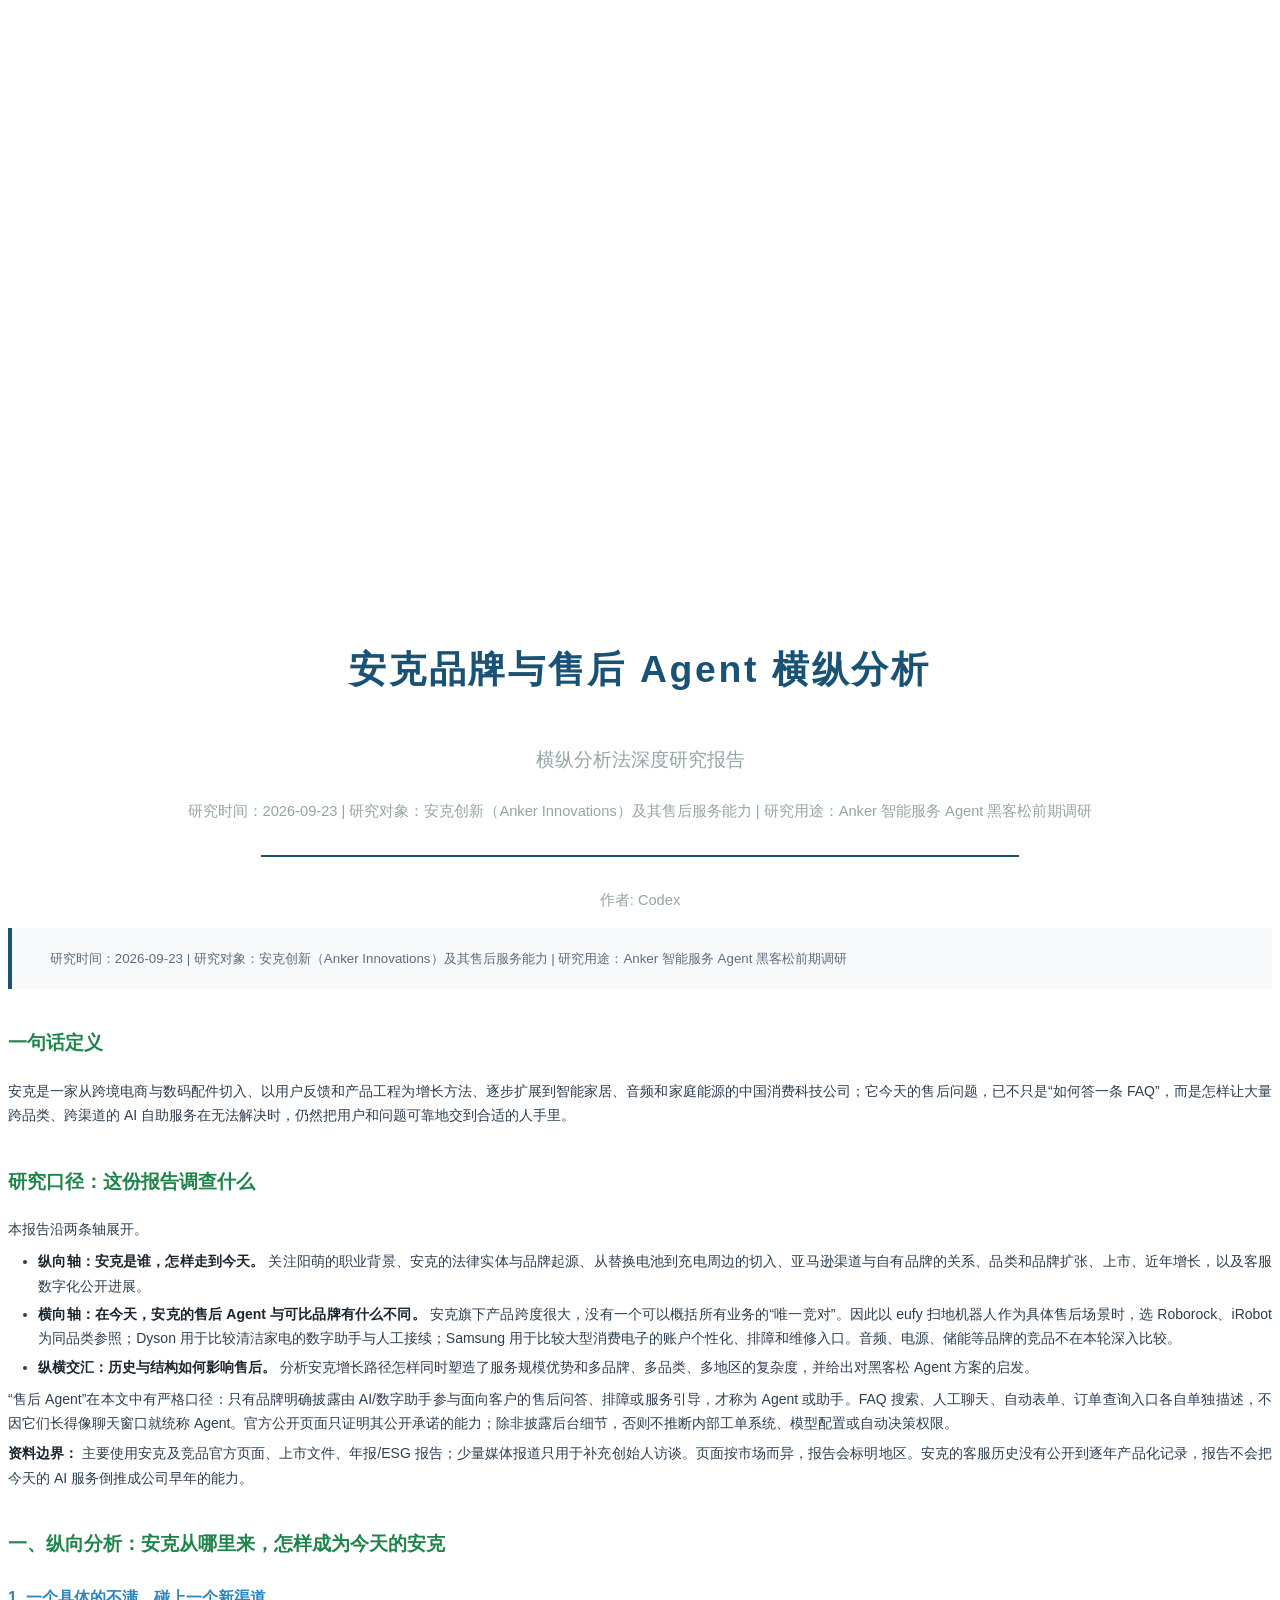
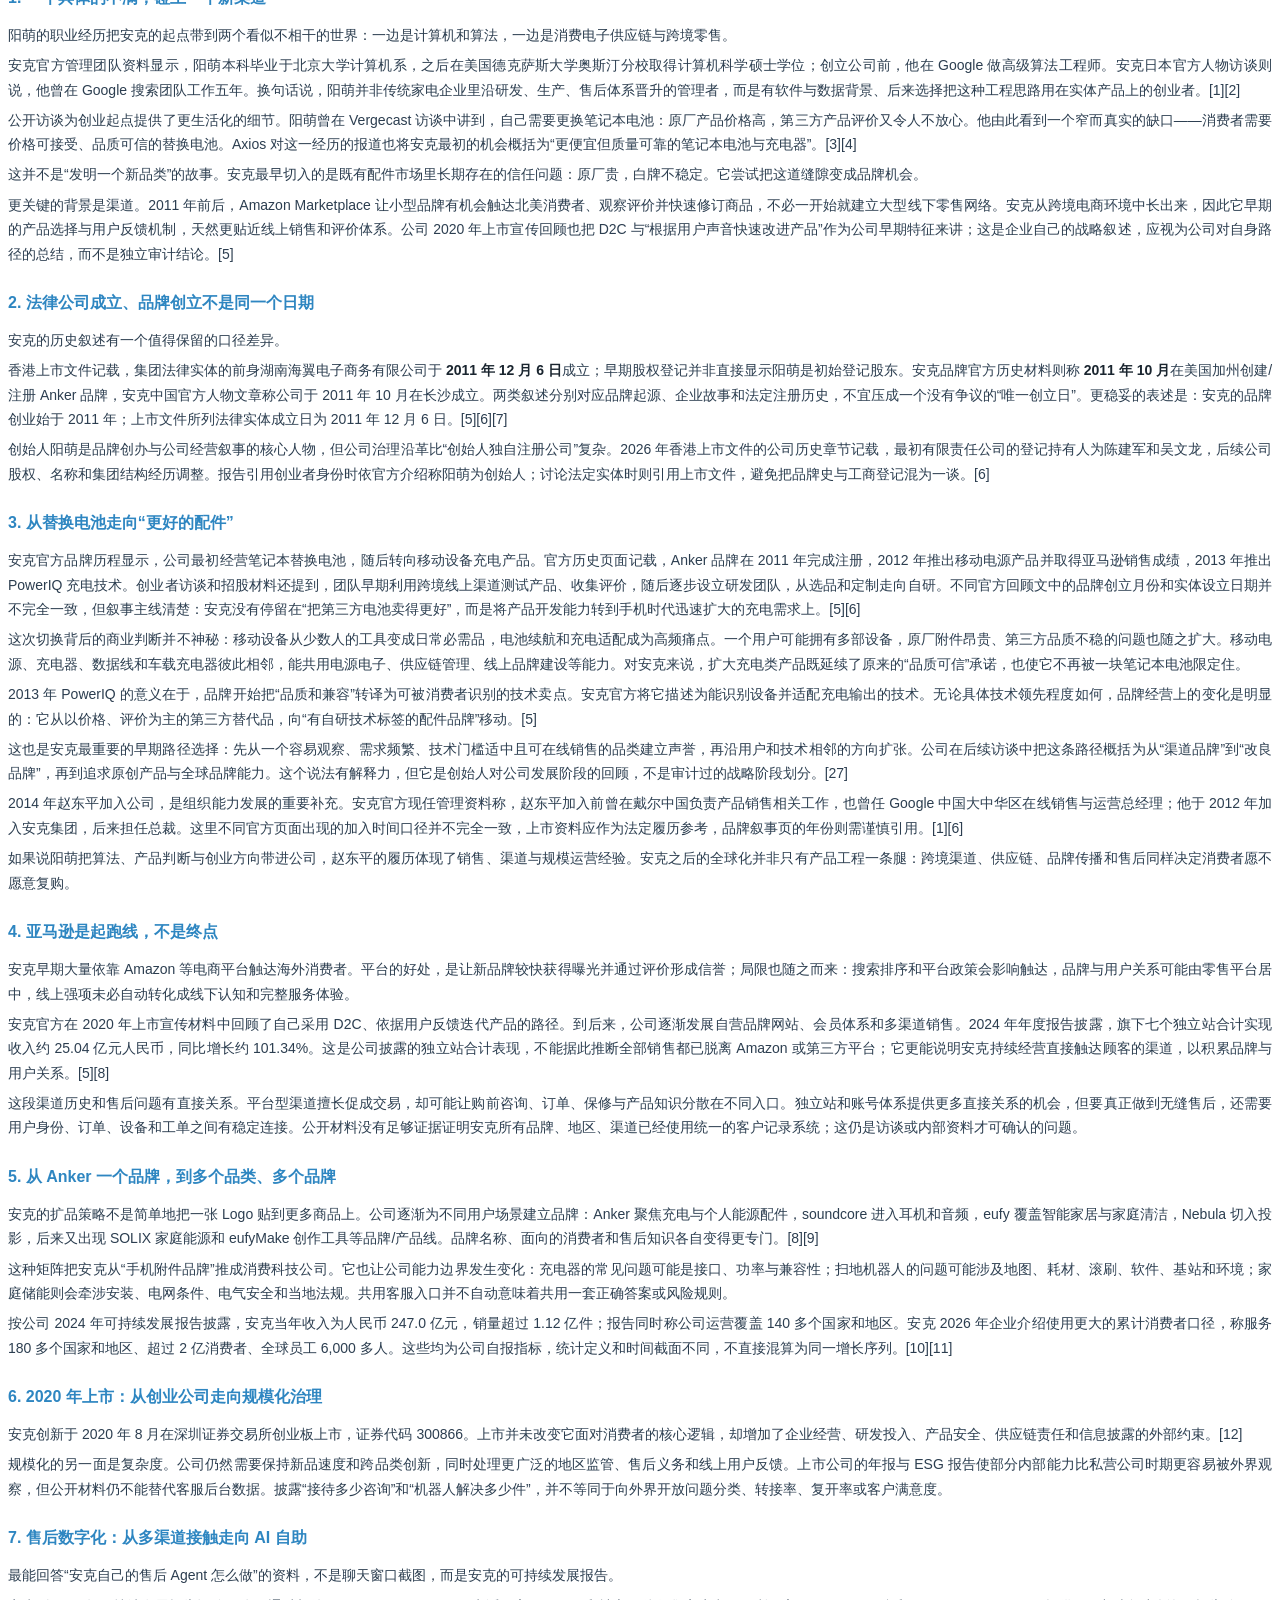
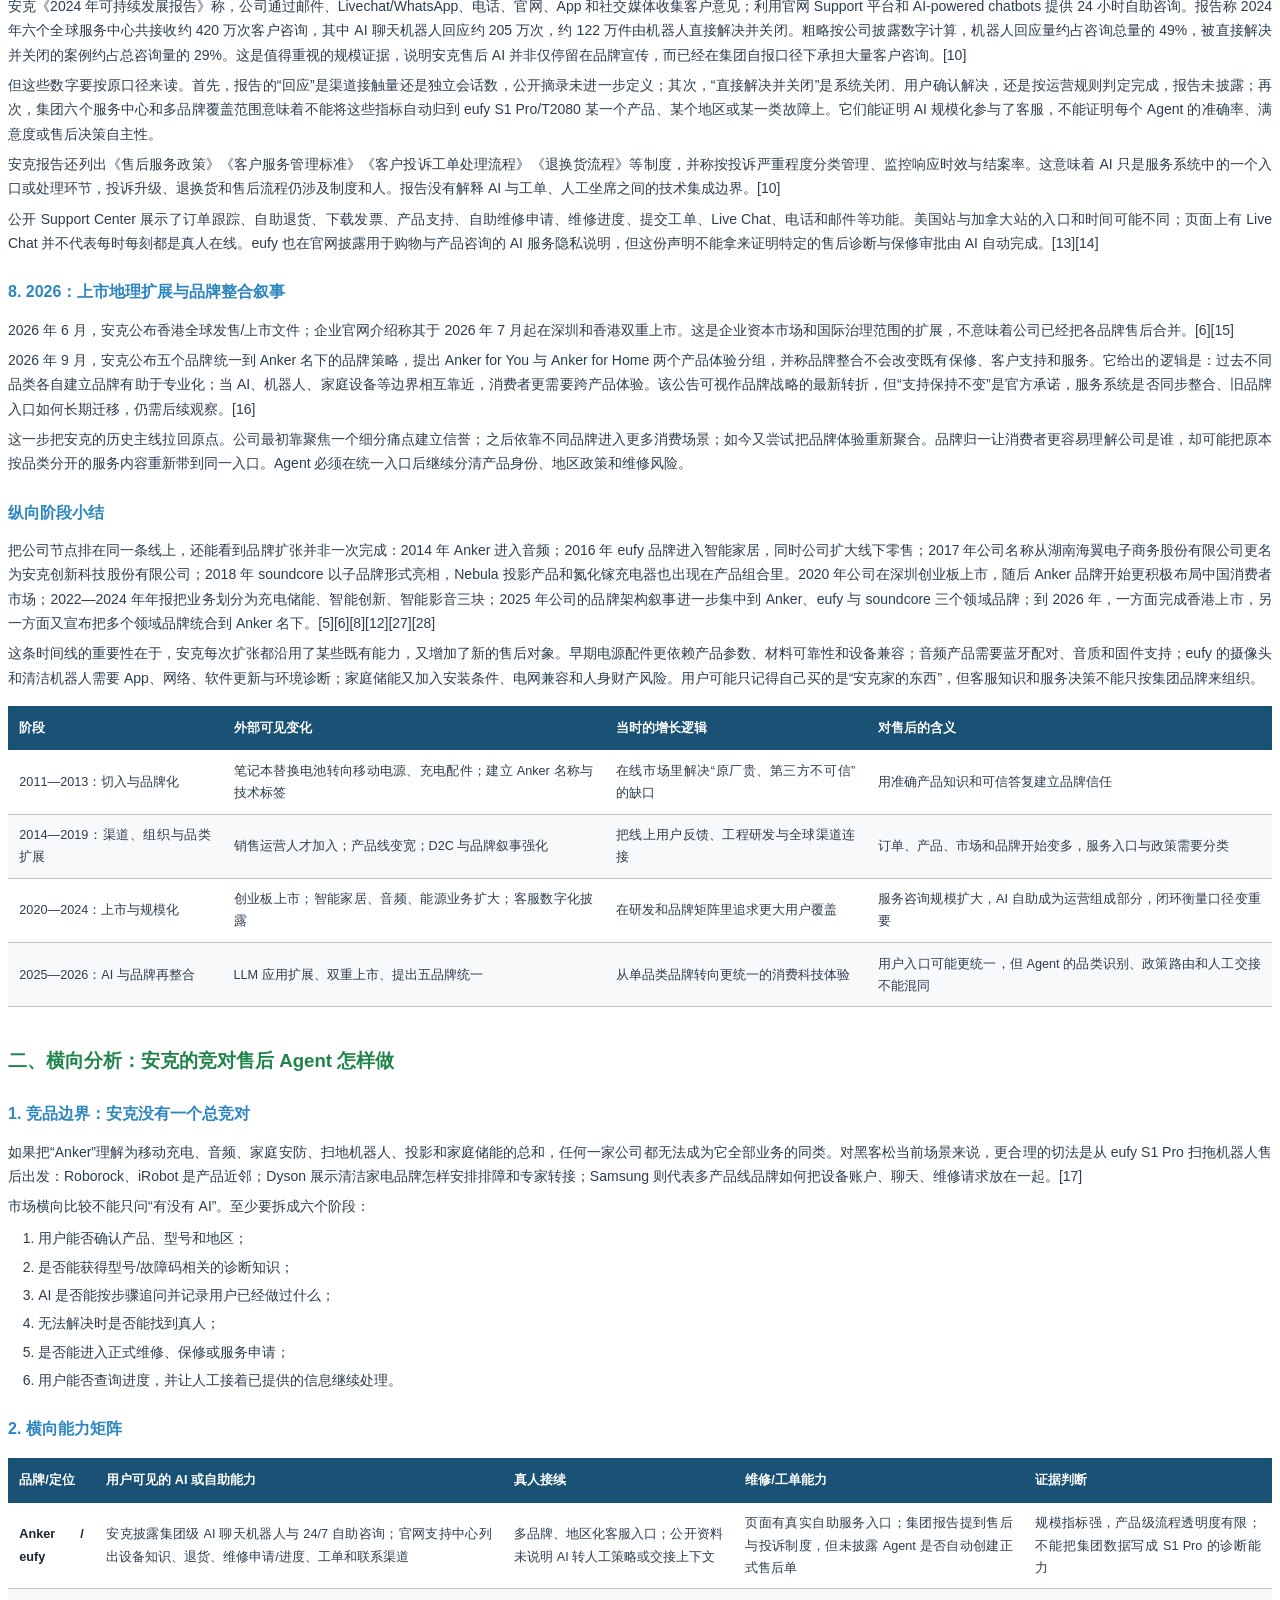
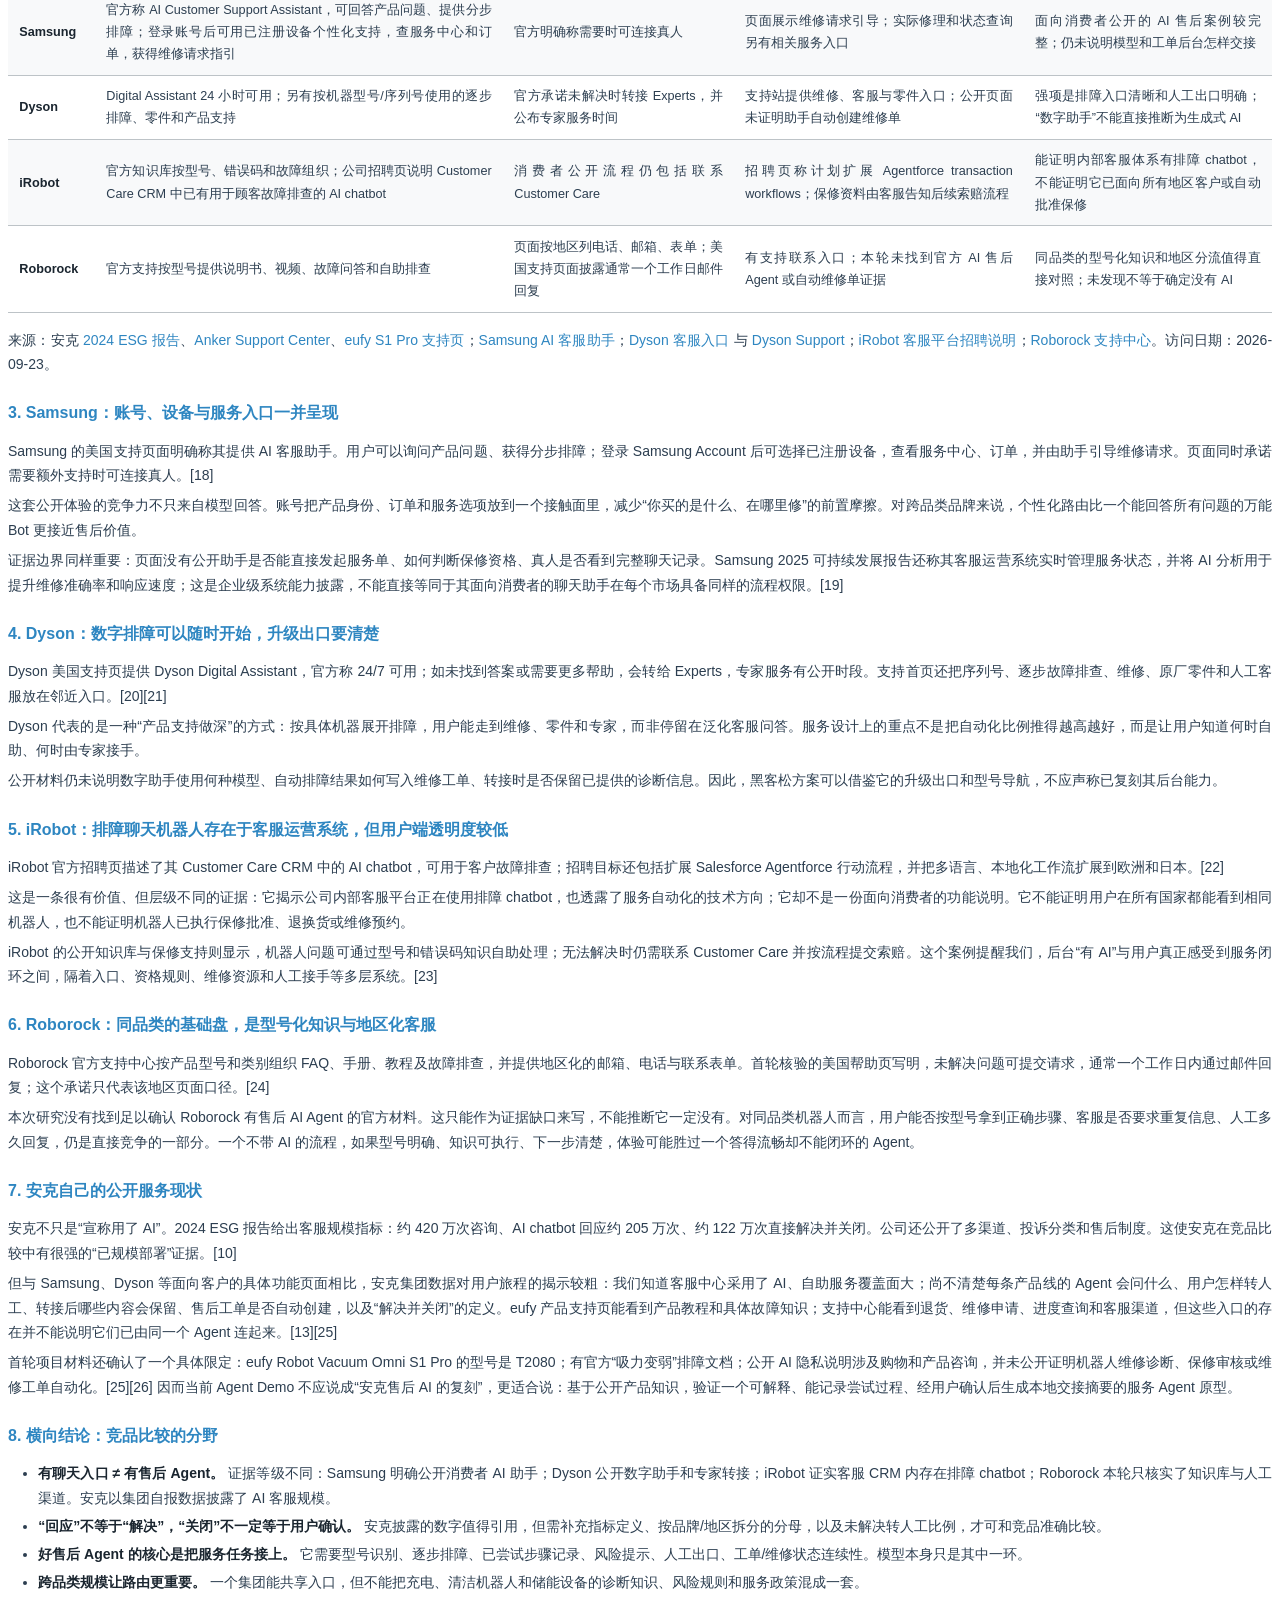
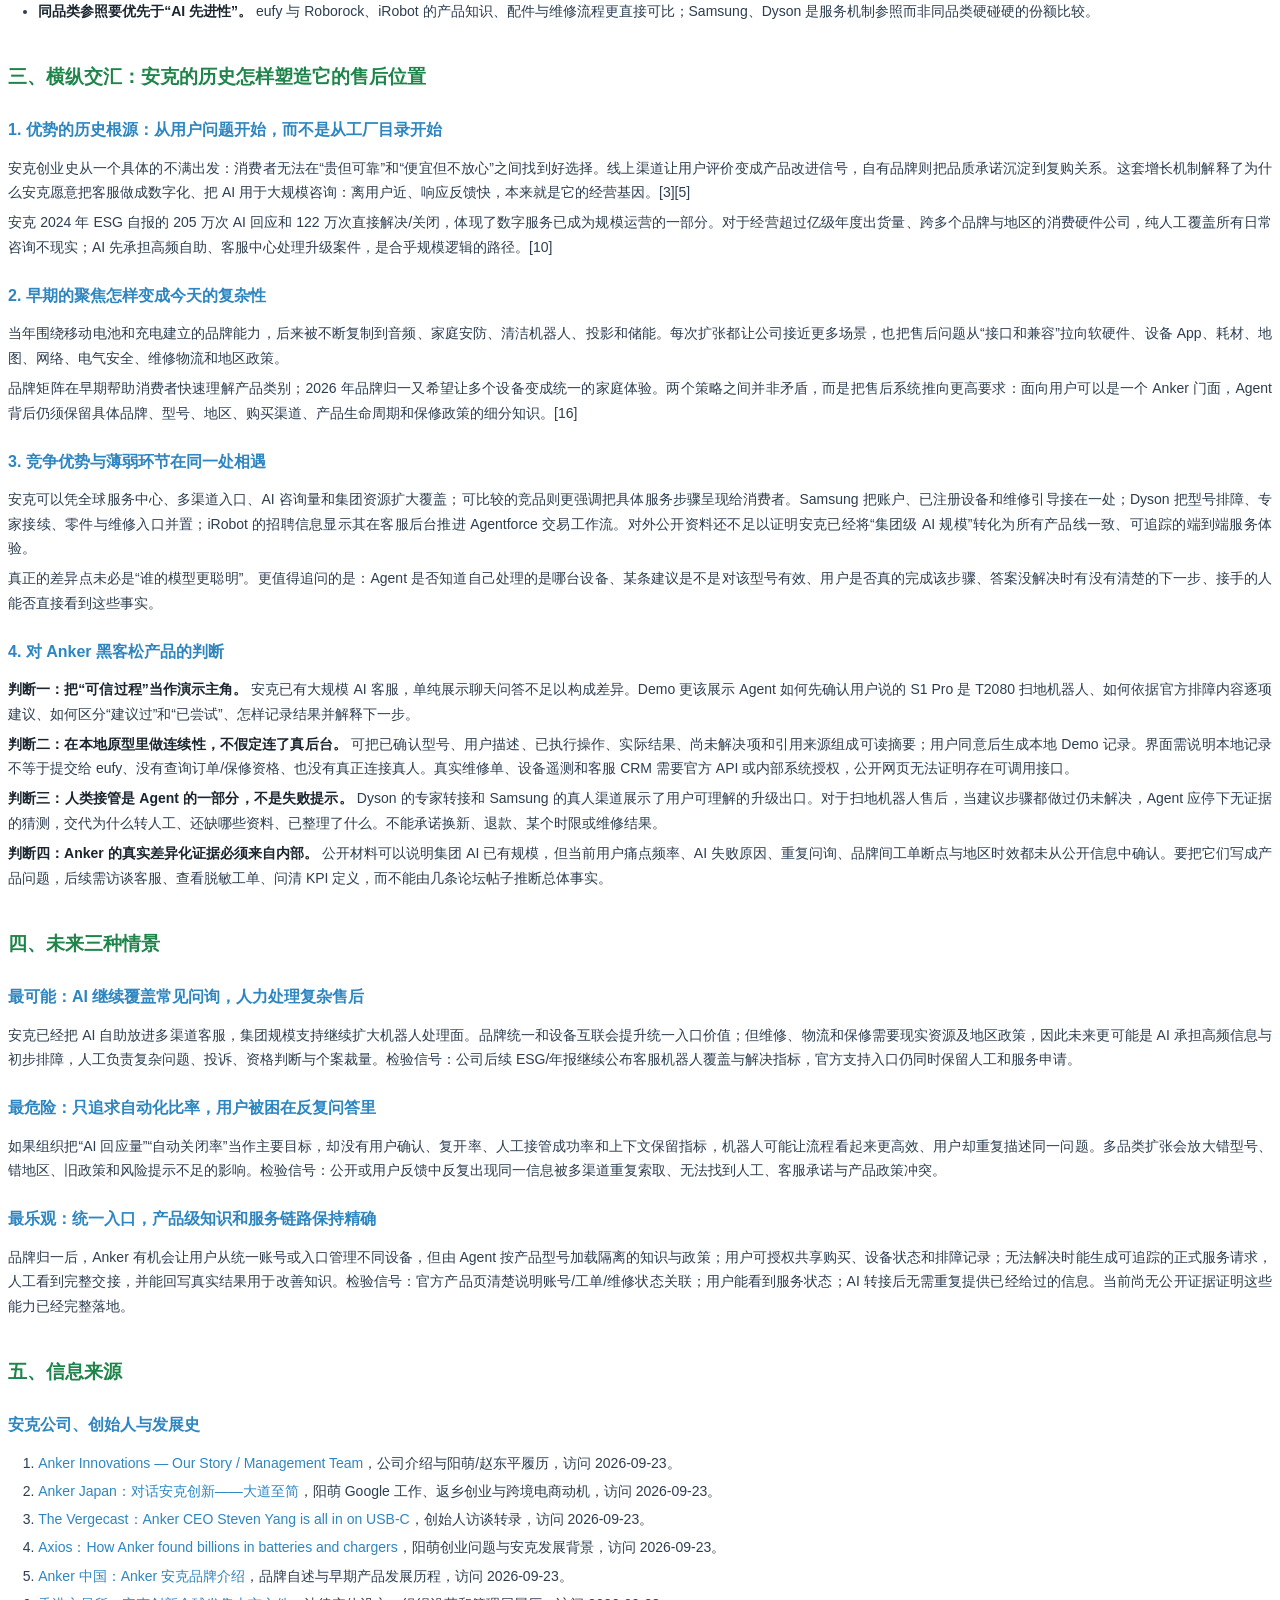
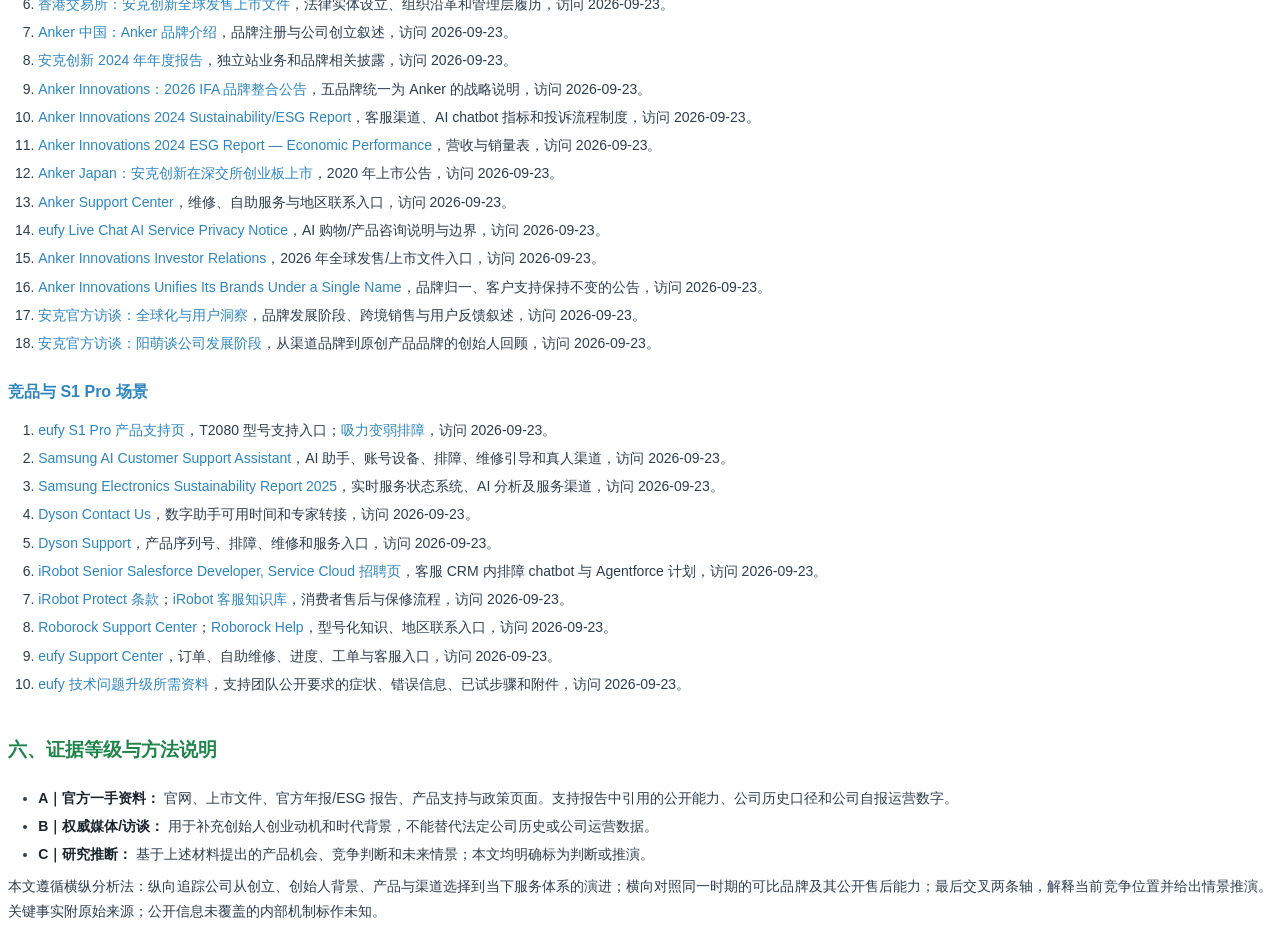
<file: 02-赛事调研/Anker/2026-09-23-安克品牌与售后Agent横纵分析.html>
<!DOCTYPE html>
<html lang="zh-CN">
<head>
    <meta charset="UTF-8">
    <style>
@page {
    size: A4;
    margin: 25mm 20mm 20mm 20mm;

    @top-center {
        content: "安克品牌与售后 Agent 横纵分析  |  横纵分析法深度研究报告";
        font-family: "Droid Sans Fallback", Helvetica, Arial, sans-serif;
        font-size: 8pt;
        color: #95a5a6;
        border-bottom: 0.5pt solid #ecf0f1;
        padding-bottom: 3mm;
    }

    @bottom-center {
        content: "第 " counter(page) " 页";
        font-family: "Droid Sans Fallback", Helvetica, Arial, sans-serif;
        font-size: 8pt;
        color: #95a5a6;
        border-top: 0.8pt solid #1a5276;
        padding-top: 2mm;
    }
}

@page :first {
    @top-center { content: none; }
    @bottom-center { content: none; }
}

body {
    font-family: "Droid Sans Fallback", Helvetica, Arial, sans-serif;
    font-size: 10.5pt;
    line-height: 1.75;
    color: #2c3e50;
    text-align: justify;
}

/* 封面 */
.cover {
    page-break-after: always;
    text-align: center;
    padding-top: 45%;
}
.cover h1 {
    font-size: 28pt;
    color: #1a5276;
    margin-bottom: 8mm;
    font-weight: bold;
    letter-spacing: 2pt;
}
.cover .subtitle {
    font-size: 14pt;
    color: #95a5a6;
    margin-bottom: 6mm;
}
.cover .meta {
    font-size: 11pt;
    color: #95a5a6;
    margin-bottom: 4mm;
}
.cover .divider {
    width: 60%;
    margin: 8mm auto;
    border: none;
    border-top: 1.5pt solid #1a5276;
}

/* 一级标题 */
h1 {
    font-size: 20pt;
    color: #1a5276;
    margin-top: 16mm;
    margin-bottom: 6mm;
    padding-bottom: 3mm;
    border-bottom: 2pt solid #1a5276;
    page-break-before: always;
    font-weight: bold;
}

/* 二级标题 */
h2 {
    font-size: 14pt;
    color: #1e8449;
    margin-top: 10mm;
    margin-bottom: 5mm;
    font-weight: bold;
}

/* 三级标题 */
h3 {
    font-size: 12pt;
    color: #2e86c1;
    margin-top: 6mm;
    margin-bottom: 3mm;
    font-weight: bold;
}

h4 {
    font-size: 11pt;
    color: #5b2c6f;
    margin-top: 5mm;
    margin-bottom: 2mm;
    font-weight: bold;
}

/* 段落 */
p {
    margin-top: 1.5mm;
    margin-bottom: 1.5mm;
    orphans: 3;
    widows: 3;
}

/* 引用块 */
blockquote {
    margin: 4mm 0;
    padding: 4mm 4mm 4mm 10mm;
    background: #f8f9fa;
    border-left: 3pt solid #1a5276;
    color: #5d6d7e;
    font-size: 10pt;
}
blockquote p {
    margin: 1mm 0;
}

/* 粗体 */
strong, b {
    font-weight: bold;
    color: #1a252f;
}

/* 行内代码 */
code {
    font-family: "Courier New", Courier, monospace;
    background: #fdf2e9;
    color: #c0392b;
    padding: 0.5mm 1.5mm;
    border-radius: 2pt;
    font-size: 9.5pt;
}

/* 表格 */
table {
    width: 100%;
    border-collapse: collapse;
    margin: 4mm 0;
    font-size: 9.5pt;
}
thead th {
    background: #1a5276;
    color: white;
    padding: 3mm;
    text-align: left;
    font-weight: bold;
}
tbody td {
    padding: 2.5mm 3mm;
    border-bottom: 0.5pt solid #bdc3c7;
}
tbody tr:nth-child(even) {
    background: #f8f9fa;
}

/* 分隔线 */
hr {
    border: none;
    border-top: 0.5pt solid #bdc3c7;
    margin: 4mm 0;
}

/* 列表 */
ul, ol {
    margin: 2mm 0;
    padding-left: 8mm;
}
li {
    margin-bottom: 1mm;
}

/* 链接 */
a {
    color: #2e86c1;
    text-decoration: none;
}
</style>
</head>
<body>

    <div class="cover">
        <h1 style="page-break-before: avoid; border: none;">安克品牌与售后 Agent 横纵分析</h1>
        <div class="subtitle">横纵分析法深度研究报告</div>
        <div class='meta'>研究时间：2026-09-23 | 研究对象：安克创新（Anker Innovations）及其售后服务能力 | 研究用途：Anker 智能服务 Agent 黑客松前期调研</div>
        <hr class="divider">
        <div class="meta">作者: Codex</div>
    </div>
    

<blockquote>
<p>研究时间：2026-09-23 | 研究对象：安克创新（Anker Innovations）及其售后服务能力 | 研究用途：Anker 智能服务 Agent 黑客松前期调研</p>
</blockquote>
<h2>一句话定义</h2>
<p>安克是一家从跨境电商与数码配件切入、以用户反馈和产品工程为增长方法、逐步扩展到智能家居、音频和家庭能源的中国消费科技公司；它今天的售后问题，已不只是“如何答一条 FAQ”，而是怎样让大量跨品类、跨渠道的 AI 自助服务在无法解决时，仍然把用户和问题可靠地交到合适的人手里。</p>
<h2>研究口径：这份报告调查什么</h2>
<p>本报告沿两条轴展开。</p>
<ul>
<li><strong>纵向轴：安克是谁，怎样走到今天。</strong> 关注阳萌的职业背景、安克的法律实体与品牌起源、从替换电池到充电周边的切入、亚马逊渠道与自有品牌的关系、品类和品牌扩张、上市、近年增长，以及客服数字化公开进展。</li>
<li><strong>横向轴：在今天，安克的售后 Agent 与可比品牌有什么不同。</strong> 安克旗下产品跨度很大，没有一个可以概括所有业务的“唯一竞对”。因此以 eufy 扫地机器人作为具体售后场景时，选 Roborock、iRobot 为同品类参照；Dyson 用于比较清洁家电的数字助手与人工接续；Samsung 用于比较大型消费电子的账户个性化、排障和维修入口。音频、电源、储能等品牌的竞品不在本轮深入比较。</li>
<li><strong>纵横交汇：历史与结构如何影响售后。</strong> 分析安克增长路径怎样同时塑造了服务规模优势和多品牌、多品类、多地区的复杂度，并给出对黑客松 Agent 方案的启发。</li>
</ul>
<p>“售后 Agent”在本文中有严格口径：只有品牌明确披露由 AI/数字助手参与面向客户的售后问答、排障或服务引导，才称为 Agent 或助手。FAQ 搜索、人工聊天、自动表单、订单查询入口各自单独描述，不因它们长得像聊天窗口就统称 Agent。官方公开页面只证明其公开承诺的能力；除非披露后台细节，否则不推断内部工单系统、模型配置或自动决策权限。</p>
<p><strong>资料边界：</strong> 主要使用安克及竞品官方页面、上市文件、年报/ESG 报告；少量媒体报道只用于补充创始人访谈。页面按市场而异，报告会标明地区。安克的客服历史没有公开到逐年产品化记录，报告不会把今天的 AI 服务倒推成公司早年的能力。</p>
<h2>一、纵向分析：安克从哪里来，怎样成为今天的安克</h2>
<h3>1. 一个具体的不满，碰上一个新渠道</h3>
<p>阳萌的职业经历把安克的起点带到两个看似不相干的世界：一边是计算机和算法，一边是消费电子供应链与跨境零售。</p>
<p>安克官方管理团队资料显示，阳萌本科毕业于北京大学计算机系，之后在美国德克萨斯大学奥斯汀分校取得计算机科学硕士学位；创立公司前，他在 Google 做高级算法工程师。安克日本官方人物访谈则说，他曾在 Google 搜索团队工作五年。换句话说，阳萌并非传统家电企业里沿研发、生产、售后体系晋升的管理者，而是有软件与数据背景、后来选择把这种工程思路用在实体产品上的创业者。[1][2]</p>
<p>公开访谈为创业起点提供了更生活化的细节。阳萌曾在 Vergecast 访谈中讲到，自己需要更换笔记本电池：原厂产品价格高，第三方产品评价又令人不放心。他由此看到一个窄而真实的缺口——消费者需要价格可接受、品质可信的替换电池。Axios 对这一经历的报道也将安克最初的机会概括为“更便宜但质量可靠的笔记本电池与充电器”。[3][4]</p>
<p>这并不是“发明一个新品类”的故事。安克最早切入的是既有配件市场里长期存在的信任问题：原厂贵，白牌不稳定。它尝试把这道缝隙变成品牌机会。</p>
<p>更关键的背景是渠道。2011 年前后，Amazon Marketplace 让小型品牌有机会触达北美消费者、观察评价并快速修订商品，不必一开始就建立大型线下零售网络。安克从跨境电商环境中长出来，因此它早期的产品选择与用户反馈机制，天然更贴近线上销售和评价体系。公司 2020 年上市宣传回顾也把 D2C 与“根据用户声音快速改进产品”作为公司早期特征来讲；这是企业自己的战略叙述，应视为公司对自身路径的总结，而不是独立审计结论。[5]</p>
<h3>2. 法律公司成立、品牌创立不是同一个日期</h3>
<p>安克的历史叙述有一个值得保留的口径差异。</p>
<p>香港上市文件记载，集团法律实体的前身湖南海翼电子商务有限公司于 <strong>2011 年 12 月 6 日</strong>成立；早期股权登记并非直接显示阳萌是初始登记股东。安克品牌官方历史材料则称 <strong>2011 年 10 月</strong>在美国加州创建/注册 Anker 品牌，安克中国官方人物文章称公司于 2011 年 10 月在长沙成立。两类叙述分别对应品牌起源、企业故事和法定注册历史，不宜压成一个没有争议的“唯一创立日”。更稳妥的表述是：安克的品牌创业始于 2011 年；上市文件所列法律实体成立日为 2011 年 12 月 6 日。[5][6][7]</p>
<p>创始人阳萌是品牌创办与公司经营叙事的核心人物，但公司治理沿革比“创始人独自注册公司”复杂。2026 年香港上市文件的公司历史章节记载，最初有限责任公司的登记持有人为陈建军和吴文龙，后续公司股权、名称和集团结构经历调整。报告引用创业者身份时依官方介绍称阳萌为创始人；讨论法定实体时则引用上市文件，避免把品牌史与工商登记混为一谈。[6]</p>
<h3>3. 从替换电池走向“更好的配件”</h3>
<p>安克官方品牌历程显示，公司最初经营笔记本替换电池，随后转向移动设备充电产品。官方历史页面记载，Anker 品牌在 2011 年完成注册，2012 年推出移动电源产品并取得亚马逊销售成绩，2013 年推出 PowerIQ 充电技术。创业者访谈和招股材料还提到，团队早期利用跨境线上渠道测试产品、收集评价，随后逐步设立研发团队，从选品和定制走向自研。不同官方回顾文中的品牌创立月份和实体设立日期并不完全一致，但叙事主线清楚：安克没有停留在“把第三方电池卖得更好”，而是将产品开发能力转到手机时代迅速扩大的充电需求上。[5][6]</p>
<p>这次切换背后的商业判断并不神秘：移动设备从少数人的工具变成日常必需品，电池续航和充电适配成为高频痛点。一个用户可能拥有多部设备，原厂附件昂贵、第三方品质不稳的问题也随之扩大。移动电源、充电器、数据线和车载充电器彼此相邻，能共用电源电子、供应链管理、线上品牌建设等能力。对安克来说，扩大充电类产品既延续了原来的“品质可信”承诺，也使它不再被一块笔记本电池限定住。</p>
<p>2013 年 PowerIQ 的意义在于，品牌开始把“品质和兼容”转译为可被消费者识别的技术卖点。安克官方将它描述为能识别设备并适配充电输出的技术。无论具体技术领先程度如何，品牌经营上的变化是明显的：它从以价格、评价为主的第三方替代品，向“有自研技术标签的配件品牌”移动。[5]</p>
<p>这也是安克最重要的早期路径选择：先从一个容易观察、需求频繁、技术门槛适中且可在线销售的品类建立声誉，再沿用户和技术相邻的方向扩张。公司在后续访谈中把这条路径概括为从“渠道品牌”到“改良品牌”，再到追求原创产品与全球品牌能力。这个说法有解释力，但它是创始人对公司发展阶段的回顾，不是审计过的战略阶段划分。[27]</p>
<p>2014 年赵东平加入公司，是组织能力发展的重要补充。安克官方现任管理资料称，赵东平加入前曾在戴尔中国负责产品销售相关工作，也曾任 Google 中国大中华区在线销售与运营总经理；他于 2012 年加入安克集团，后来担任总裁。这里不同官方页面出现的加入时间口径并不完全一致，上市资料应作为法定履历参考，品牌叙事页的年份则需谨慎引用。[1][6]</p>
<p>如果说阳萌把算法、产品判断与创业方向带进公司，赵东平的履历体现了销售、渠道与规模运营经验。安克之后的全球化并非只有产品工程一条腿：跨境渠道、供应链、品牌传播和售后同样决定消费者愿不愿意复购。</p>
<h3>4. 亚马逊是起跑线，不是终点</h3>
<p>安克早期大量依靠 Amazon 等电商平台触达海外消费者。平台的好处，是让新品牌较快获得曝光并通过评价形成信誉；局限也随之而来：搜索排序和平台政策会影响触达，品牌与用户关系可能由零售平台居中，线上强项未必自动转化成线下认知和完整服务体验。</p>
<p>安克官方在 2020 年上市宣传材料中回顾了自己采用 D2C、依据用户反馈迭代产品的路径。到后来，公司逐渐发展自营品牌网站、会员体系和多渠道销售。2024 年年度报告披露，旗下七个独立站合计实现收入约 25.04 亿元人民币，同比增长约 101.34%。这是公司披露的独立站合计表现，不能据此推断全部销售都已脱离 Amazon 或第三方平台；它更能说明安克持续经营直接触达顾客的渠道，以积累品牌与用户关系。[5][8]</p>
<p>这段渠道历史和售后问题有直接关系。平台型渠道擅长促成交易，却可能让购前咨询、订单、保修与产品知识分散在不同入口。独立站和账号体系提供更多直接关系的机会，但要真正做到无缝售后，还需要用户身份、订单、设备和工单之间有稳定连接。公开材料没有足够证据证明安克所有品牌、地区、渠道已经使用统一的客户记录系统；这仍是访谈或内部资料才可确认的问题。</p>
<h3>5. 从 Anker 一个品牌，到多个品类、多个品牌</h3>
<p>安克的扩品策略不是简单地把一张 Logo 贴到更多商品上。公司逐渐为不同用户场景建立品牌：Anker 聚焦充电与个人能源配件，soundcore 进入耳机和音频，eufy 覆盖智能家居与家庭清洁，Nebula 切入投影，后来又出现 SOLIX 家庭能源和 eufyMake 创作工具等品牌/产品线。品牌名称、面向的消费者和售后知识各自变得更专门。[8][9]</p>
<p>这种矩阵把安克从“手机附件品牌”推成消费科技公司。它也让公司能力边界发生变化：充电器的常见问题可能是接口、功率与兼容性；扫地机器人的问题可能涉及地图、耗材、滚刷、软件、基站和环境；家庭储能则会牵涉安装、电网条件、电气安全和当地法规。共用客服入口并不自动意味着共用一套正确答案或风险规则。</p>
<p>按公司 2024 年可持续发展报告披露，安克当年收入为人民币 247.0 亿元，销量超过 1.12 亿件；报告同时称公司运营覆盖 140 多个国家和地区。安克 2026 年企业介绍使用更大的累计消费者口径，称服务 180 多个国家和地区、超过 2 亿消费者、全球员工 6,000 多人。这些均为公司自报指标，统计定义和时间截面不同，不直接混算为同一增长序列。[10][11]</p>
<h3>6. 2020 年上市：从创业公司走向规模化治理</h3>
<p>安克创新于 2020 年 8 月在深圳证券交易所创业板上市，证券代码 300866。上市并未改变它面对消费者的核心逻辑，却增加了企业经营、研发投入、产品安全、供应链责任和信息披露的外部约束。[12]</p>
<p>规模化的另一面是复杂度。公司仍然需要保持新品速度和跨品类创新，同时处理更广泛的地区监管、售后义务和线上用户反馈。上市公司的年报与 ESG 报告使部分内部能力比私营公司时期更容易被外界观察，但公开材料仍不能替代客服后台数据。披露“接待多少咨询”和“机器人解决多少件”，并不等同于向外界开放问题分类、转接率、复开率或客户满意度。</p>
<h3>7. 售后数字化：从多渠道接触走向 AI 自助</h3>
<p>最能回答“安克自己的售后 Agent 怎么做”的资料，不是聊天窗口截图，而是安克的可持续发展报告。</p>
<p>安克《2024 年可持续发展报告》称，公司通过邮件、Livechat/WhatsApp、电话、官网、App 和社交媒体收集客户意见；利用官网 Support 平台和 AI-powered chatbots 提供 24 小时自助咨询。报告称 2024 年六个全球服务中心共接收约 420 万次客户咨询，其中 AI 聊天机器人回应约 205 万次，约 122 万件由机器人直接解决并关闭。粗略按公司披露数字计算，机器人回应量约占咨询总量的 49%，被直接解决并关闭的案例约占总咨询量的 29%。这是值得重视的规模证据，说明安克售后 AI 并非仅停留在品牌宣传，而已经在集团自报口径下承担大量客户咨询。[10]</p>
<p>但这些数字要按原口径来读。首先，报告的“回应”是渠道接触量还是独立会话数，公开摘录未进一步定义；其次，“直接解决并关闭”是系统关闭、用户确认解决，还是按运营规则判定完成，报告未披露；再次，集团六个服务中心和多品牌覆盖范围意味着不能将这些指标自动归到 eufy S1 Pro/T2080 某一个产品、某个地区或某一类故障上。它们能证明 AI 规模化参与了客服，不能证明每个 Agent 的准确率、满意度或售后决策自主性。</p>
<p>安克报告还列出《售后服务政策》《客户服务管理标准》《客户投诉工单处理流程》《退换货流程》等制度，并称按投诉严重程度分类管理、监控响应时效与结案率。这意味着 AI 只是服务系统中的一个入口或处理环节，投诉升级、退换货和售后流程仍涉及制度和人。报告没有解释 AI 与工单、人工坐席之间的技术集成边界。[10]</p>
<p>公开 Support Center 展示了订单跟踪、自助退货、下载发票、产品支持、自助维修申请、维修进度、提交工单、Live Chat、电话和邮件等功能。美国站与加拿大站的入口和时间可能不同；页面上有 Live Chat 并不代表每时每刻都是真人在线。eufy 也在官网披露用于购物与产品咨询的 AI 服务隐私说明，但这份声明不能拿来证明特定的售后诊断与保修审批由 AI 自动完成。[13][14]</p>
<h3>8. 2026：上市地理扩展与品牌整合叙事</h3>
<p>2026 年 6 月，安克公布香港全球发售/上市文件；企业官网介绍称其于 2026 年 7 月起在深圳和香港双重上市。这是企业资本市场和国际治理范围的扩展，不意味着公司已经把各品牌售后合并。[6][15]</p>
<p>2026 年 9 月，安克公布五个品牌统一到 Anker 名下的品牌策略，提出 Anker for You 与 Anker for Home 两个产品体验分组，并称品牌整合不会改变既有保修、客户支持和服务。它给出的逻辑是：过去不同品类各自建立品牌有助于专业化；当 AI、机器人、家庭设备等边界相互靠近，消费者更需要跨产品体验。该公告可视作品牌战略的最新转折，但“支持保持不变”是官方承诺，服务系统是否同步整合、旧品牌入口如何长期迁移，仍需后续观察。[16]</p>
<p>这一步把安克的历史主线拉回原点。公司最初靠聚焦一个细分痛点建立信誉；之后依靠不同品牌进入更多消费场景；如今又尝试把品牌体验重新聚合。品牌归一让消费者更容易理解公司是谁，却可能把原本按品类分开的服务内容重新带到同一入口。Agent 必须在统一入口后继续分清产品身份、地区政策和维修风险。</p>
<h3>纵向阶段小结</h3>
<p>把公司节点排在同一条线上，还能看到品牌扩张并非一次完成：2014 年 Anker 进入音频；2016 年 eufy 品牌进入智能家居，同时公司扩大线下零售；2017 年公司名称从湖南海翼电子商务股份有限公司更名为安克创新科技股份有限公司；2018 年 soundcore 以子品牌形式亮相，Nebula 投影产品和氮化镓充电器也出现在产品组合里。2020 年公司在深圳创业板上市，随后 Anker 品牌开始更积极布局中国消费者市场；2022—2024 年年报把业务划分为充电储能、智能创新、智能影音三块；2025 年公司的品牌架构叙事进一步集中到 Anker、eufy 与 soundcore 三个领域品牌；到 2026 年，一方面完成香港上市，另一方面又宣布把多个领域品牌统合到 Anker 名下。[5][6][8][12][27][28]</p>
<p>这条时间线的重要性在于，安克每次扩张都沿用了某些既有能力，又增加了新的售后对象。早期电源配件更依赖产品参数、材料可靠性和设备兼容；音频产品需要蓝牙配对、音质和固件支持；eufy 的摄像头和清洁机器人需要 App、网络、软件更新与环境诊断；家庭储能又加入安装条件、电网兼容和人身财产风险。用户可能只记得自己买的是“安克家的东西”，但客服知识和服务决策不能只按集团品牌来组织。</p>
<table>
<thead>
<tr>
<th>阶段</th>
<th>外部可见变化</th>
<th>当时的增长逻辑</th>
<th>对售后的含义</th>
</tr>
</thead>
<tbody>
<tr>
<td>2011—2013：切入与品牌化</td>
<td>笔记本替换电池转向移动电源、充电配件；建立 Anker 名称与技术标签</td>
<td>在线市场里解决“原厂贵、第三方不可信”的缺口</td>
<td>用准确产品知识和可信答复建立品牌信任</td>
</tr>
<tr>
<td>2014—2019：渠道、组织与品类扩展</td>
<td>销售运营人才加入；产品线变宽；D2C 与品牌叙事强化</td>
<td>把线上用户反馈、工程研发与全球渠道连接</td>
<td>订单、产品、市场和品牌开始变多，服务入口与政策需要分类</td>
</tr>
<tr>
<td>2020—2024：上市与规模化</td>
<td>创业板上市；智能家居、音频、能源业务扩大；客服数字化披露</td>
<td>在研发和品牌矩阵里追求更大用户覆盖</td>
<td>服务咨询规模扩大，AI 自助成为运营组成部分，闭环衡量口径变重要</td>
</tr>
<tr>
<td>2025—2026：AI 与品牌再整合</td>
<td>LLM 应用扩展、双重上市、提出五品牌统一</td>
<td>从单品类品牌转向更统一的消费科技体验</td>
<td>用户入口可能更统一，但 Agent 的品类识别、政策路由和人工交接不能混同</td>
</tr>
</tbody>
</table>
<h2>二、横向分析：安克的竞对售后 Agent 怎样做</h2>
<h3>1. 竞品边界：安克没有一个总竞对</h3>
<p>如果把“Anker”理解为移动充电、音频、家庭安防、扫地机器人、投影和家庭储能的总和，任何一家公司都无法成为它全部业务的同类。对黑客松当前场景来说，更合理的切法是从 eufy S1 Pro 扫拖机器人售后出发：Roborock、iRobot 是产品近邻；Dyson 展示清洁家电品牌怎样安排排障和专家转接；Samsung 则代表多产品线品牌如何把设备账户、聊天、维修请求放在一起。[17]</p>
<p>市场横向比较不能只问“有没有 AI”。至少要拆成六个阶段：</p>
<ol>
<li>用户能否确认产品、型号和地区；</li>
<li>是否能获得型号/故障码相关的诊断知识；</li>
<li>AI 是否能按步骤追问并记录用户已经做过什么；</li>
<li>无法解决时是否能找到真人；</li>
<li>是否能进入正式维修、保修或服务申请；</li>
<li>用户能否查询进度，并让人工接着已提供的信息继续处理。</li>
</ol>
<h3>2. 横向能力矩阵</h3>
<table>
<thead>
<tr>
<th>品牌/定位</th>
<th>用户可见的 AI 或自助能力</th>
<th>真人接续</th>
<th>维修/工单能力</th>
<th>证据判断</th>
</tr>
</thead>
<tbody>
<tr>
<td><strong>Anker / eufy</strong></td>
<td>安克披露集团级 AI 聊天机器人与 24/7 自助咨询；官网支持中心列出设备知识、退货、维修申请/进度、工单和联系渠道</td>
<td>多品牌、地区化客服入口；公开资料未说明 AI 转人工策略或交接上下文</td>
<td>页面有真实自助服务入口；集团报告提到售后与投诉制度，但未披露 Agent 是否自动创建正式售后单</td>
<td>规模指标强，产品级流程透明度有限；不能把集团数据写成 S1 Pro 的诊断能力</td>
</tr>
<tr>
<td><strong>Samsung</strong></td>
<td>官方称 AI Customer Support Assistant，可回答产品问题、提供分步排障；登录账号后可用已注册设备个性化支持，查服务中心和订单，获得维修请求指引</td>
<td>官方明确称需要时可连接真人</td>
<td>页面展示维修请求引导；实际修理和状态查询另有相关服务入口</td>
<td>面向消费者公开的 AI 售后案例较完整；仍未说明模型和工单后台怎样交接</td>
</tr>
<tr>
<td><strong>Dyson</strong></td>
<td>Digital Assistant 24 小时可用；另有按机器型号/序列号使用的逐步排障、零件和产品支持</td>
<td>官方承诺未解决时转接 Experts，并公布专家服务时间</td>
<td>支持站提供维修、客服与零件入口；公开页面未证明助手自动创建维修单</td>
<td>强项是排障入口清晰和人工出口明确；“数字助手”不能直接推断为生成式 AI</td>
</tr>
<tr>
<td><strong>iRobot</strong></td>
<td>官方知识库按型号、错误码和故障组织；公司招聘页说明 Customer Care CRM 中已有用于顾客故障排查的 AI chatbot</td>
<td>消费者公开流程仍包括联系 Customer Care</td>
<td>招聘页称计划扩展 Agentforce transaction workflows；保修资料由客服告知后续索赔流程</td>
<td>能证明内部客服体系有排障 chatbot，不能证明它已面向所有地区客户或自动批准保修</td>
</tr>
<tr>
<td><strong>Roborock</strong></td>
<td>官方支持按型号提供说明书、视频、故障问答和自助排查</td>
<td>页面按地区列电话、邮箱、表单；美国支持页面披露通常一个工作日邮件回复</td>
<td>有支持联系入口；本轮未找到官方 AI 售后 Agent 或自动维修单证据</td>
<td>同品类的型号化知识和地区分流值得直接对照；未发现不等于确定没有 AI</td>
</tr>
</tbody>
</table>
<p>来源：安克 <a href="https://en.anker-in.com/wp-content/uploads/2025/04/Anker-Innovations-2024-Sustainability-ESG-Report.pdf">2024 ESG 报告</a>、<a href="https://service.anker.com/ca">Anker Support Center</a>、<a href="https://service.eufy.com/product-description/a085g00000GjKGLAA3">eufy S1 Pro 支持页</a>；<a href="https://www.samsung.com/us/support/chat/">Samsung AI 客服助手</a>；<a href="https://www.dyson.com/support/contact-us">Dyson 客服入口</a> 与 <a href="https://www.dyson.com/support">Dyson Support</a>；<a href="https://careers.irobot.com/job/bedford/senior-salesforce-developer-service-cloud/42682/92618273792">iRobot 客服平台招聘说明</a>；<a href="https://support.roborock.com/hc/en-us">Roborock 支持中心</a>。访问日期：2026-09-23。</p>
<h3>3. Samsung：账号、设备与服务入口一并呈现</h3>
<p>Samsung 的美国支持页面明确称其提供 AI 客服助手。用户可以询问产品问题、获得分步排障；登录 Samsung Account 后可选择已注册设备，查看服务中心、订单，并由助手引导维修请求。页面同时承诺需要额外支持时可连接真人。[18]</p>
<p>这套公开体验的竞争力不只来自模型回答。账号把产品身份、订单和服务选项放到一个接触面里，减少“你买的是什么、在哪里修”的前置摩擦。对跨品类品牌来说，个性化路由比一个能回答所有问题的万能 Bot 更接近售后价值。</p>
<p>证据边界同样重要：页面没有公开助手是否能直接发起服务单、如何判断保修资格、真人是否看到完整聊天记录。Samsung 2025 可持续发展报告还称其客服运营系统实时管理服务状态，并将 AI 分析用于提升维修准确率和响应速度；这是企业级系统能力披露，不能直接等同于其面向消费者的聊天助手在每个市场具备同样的流程权限。[19]</p>
<h3>4. Dyson：数字排障可以随时开始，升级出口要清楚</h3>
<p>Dyson 美国支持页提供 Dyson Digital Assistant，官方称 24/7 可用；如未找到答案或需要更多帮助，会转给 Experts，专家服务有公开时段。支持首页还把序列号、逐步故障排查、维修、原厂零件和人工客服放在邻近入口。[20][21]</p>
<p>Dyson 代表的是一种“产品支持做深”的方式：按具体机器展开排障，用户能走到维修、零件和专家，而非停留在泛化客服问答。服务设计上的重点不是把自动化比例推得越高越好，而是让用户知道何时自助、何时由专家接手。</p>
<p>公开材料仍未说明数字助手使用何种模型、自动排障结果如何写入维修工单、转接时是否保留已提供的诊断信息。因此，黑客松方案可以借鉴它的升级出口和型号导航，不应声称已复刻其后台能力。</p>
<h3>5. iRobot：排障聊天机器人存在于客服运营系统，但用户端透明度较低</h3>
<p>iRobot 官方招聘页描述了其 Customer Care CRM 中的 AI chatbot，可用于客户故障排查；招聘目标还包括扩展 Salesforce Agentforce 行动流程，并把多语言、本地化工作流扩展到欧洲和日本。[22]</p>
<p>这是一条很有价值、但层级不同的证据：它揭示公司内部客服平台正在使用排障 chatbot，也透露了服务自动化的技术方向；它却不是一份面向消费者的功能说明。它不能证明用户在所有国家都能看到相同机器人，也不能证明机器人已执行保修批准、退换货或维修预约。</p>
<p>iRobot 的公开知识库与保修支持则显示，机器人问题可通过型号和错误码知识自助处理；无法解决时仍需联系 Customer Care 并按流程提交索赔。这个案例提醒我们，后台“有 AI”与用户真正感受到服务闭环之间，隔着入口、资格规则、维修资源和人工接手等多层系统。[23]</p>
<h3>6. Roborock：同品类的基础盘，是型号化知识与地区化客服</h3>
<p>Roborock 官方支持中心按产品型号和类别组织 FAQ、手册、教程及故障排查，并提供地区化的邮箱、电话与联系表单。首轮核验的美国帮助页写明，未解决问题可提交请求，通常一个工作日内通过邮件回复；这个承诺只代表该地区页面口径。[24]</p>
<p>本次研究没有找到足以确认 Roborock 有售后 AI Agent 的官方材料。这只能作为证据缺口来写，不能推断它一定没有。对同品类机器人而言，用户能否按型号拿到正确步骤、客服是否要求重复信息、人工多久回复，仍是直接竞争的一部分。一个不带 AI 的流程，如果型号明确、知识可执行、下一步清楚，体验可能胜过一个答得流畅却不能闭环的 Agent。</p>
<h3>7. 安克自己的公开服务现状</h3>
<p>安克不只是“宣称用了 AI”。2024 ESG 报告给出客服规模指标：约 420 万次咨询、AI chatbot 回应约 205 万次、约 122 万次直接解决并关闭。公司还公开了多渠道、投诉分类和售后制度。这使安克在竞品比较中有很强的“已规模部署”证据。[10]</p>
<p>但与 Samsung、Dyson 等面向客户的具体功能页面相比，安克集团数据对用户旅程的揭示较粗：我们知道客服中心采用了 AI、自助服务覆盖面大；尚不清楚每条产品线的 Agent 会问什么、用户怎样转人工、转接后哪些内容会保留、售后工单是否自动创建，以及“解决并关闭”的定义。eufy 产品支持页能看到产品教程和具体故障知识；支持中心能看到退货、维修申请、进度查询和客服渠道，但这些入口的存在并不能说明它们已由同一个 Agent 连起来。[13][25]</p>
<p>首轮项目材料还确认了一个具体限定：eufy Robot Vacuum Omni S1 Pro 的型号是 T2080；有官方“吸力变弱”排障文档；公开 AI 隐私说明涉及购物和产品咨询，并未公开证明机器人维修诊断、保修审核或维修工单自动化。[25][26] 因而当前 Agent Demo 不应说成“安克售后 AI 的复刻”，更适合说：基于公开产品知识，验证一个可解释、能记录尝试过程、经用户确认后生成本地交接摘要的服务 Agent 原型。</p>
<h3>8. 横向结论：竞品比较的分野</h3>
<ul>
<li><strong>有聊天入口 ≠ 有售后 Agent。</strong> 证据等级不同：Samsung 明确公开消费者 AI 助手；Dyson 公开数字助手和专家转接；iRobot 证实客服 CRM 内存在排障 chatbot；Roborock 本轮只核实了知识库与人工渠道。安克以集团自报数据披露了 AI 客服规模。</li>
<li><strong>“回应”不等于“解决”，“关闭”不一定等于用户确认。</strong> 安克披露的数字值得引用，但需补充指标定义、按品牌/地区拆分的分母，以及未解决转人工比例，才可和竞品准确比较。</li>
<li><strong>好售后 Agent 的核心是把服务任务接上。</strong> 它需要型号识别、逐步排障、已尝试步骤记录、风险提示、人工出口、工单/维修状态连续性。模型本身只是其中一环。</li>
<li><strong>跨品类规模让路由更重要。</strong> 一个集团能共享入口，但不能把充电、清洁机器人和储能设备的诊断知识、风险规则和服务政策混成一套。</li>
<li><strong>同品类参照要优先于“AI 先进性”。</strong> eufy 与 Roborock、iRobot 的产品知识、配件与维修流程更直接可比；Samsung、Dyson 是服务机制参照而非同品类硬碰硬的份额比较。</li>
</ul>
<h2>三、横纵交汇：安克的历史怎样塑造它的售后位置</h2>
<h3>1. 优势的历史根源：从用户问题开始，而不是从工厂目录开始</h3>
<p>安克创业史从一个具体的不满出发：消费者无法在“贵但可靠”和“便宜但不放心”之间找到好选择。线上渠道让用户评价变成产品改进信号，自有品牌则把品质承诺沉淀到复购关系。这套增长机制解释了为什么安克愿意把客服做成数字化、把 AI 用于大规模咨询：离用户近、响应反馈快，本来就是它的经营基因。[3][5]</p>
<p>安克 2024 年 ESG 自报的 205 万次 AI 回应和 122 万次直接解决/关闭，体现了数字服务已成为规模运营的一部分。对于经营超过亿级年度出货量、跨多个品牌与地区的消费硬件公司，纯人工覆盖所有日常咨询不现实；AI 先承担高频自助、客服中心处理升级案件，是合乎规模逻辑的路径。[10]</p>
<h3>2. 早期的聚焦怎样变成今天的复杂性</h3>
<p>当年围绕移动电池和充电建立的品牌能力，后来被不断复制到音频、家庭安防、清洁机器人、投影和储能。每次扩张都让公司接近更多场景，也把售后问题从“接口和兼容”拉向软硬件、设备 App、耗材、地图、网络、电气安全、维修物流和地区政策。</p>
<p>品牌矩阵在早期帮助消费者快速理解产品类别；2026 年品牌归一又希望让多个设备变成统一的家庭体验。两个策略之间并非矛盾，而是把售后系统推向更高要求：面向用户可以是一个 Anker 门面，Agent 背后仍须保留具体品牌、型号、地区、购买渠道、产品生命周期和保修政策的细分知识。[16]</p>
<h3>3. 竞争优势与薄弱环节在同一处相遇</h3>
<p>安克可以凭全球服务中心、多渠道入口、AI 咨询量和集团资源扩大覆盖；可比较的竞品则更强调把具体服务步骤呈现给消费者。Samsung 把账户、已注册设备和维修引导接在一处；Dyson 把型号排障、专家接续、零件与维修入口并置；iRobot 的招聘信息显示其在客服后台推进 Agentforce 交易工作流。对外公开资料还不足以证明安克已经将“集团级 AI 规模”转化为所有产品线一致、可追踪的端到端服务体验。</p>
<p>真正的差异点未必是“谁的模型更聪明”。更值得追问的是：Agent 是否知道自己处理的是哪台设备、某条建议是不是对该型号有效、用户是否真的完成该步骤、答案没解决时有没有清楚的下一步、接手的人能否直接看到这些事实。</p>
<h3>4. 对 Anker 黑客松产品的判断</h3>
<p><strong>判断一：把“可信过程”当作演示主角。</strong> 安克已有大规模 AI 客服，单纯展示聊天问答不足以构成差异。Demo 更该展示 Agent 如何先确认用户说的 S1 Pro 是 T2080 扫地机器人、如何依据官方排障内容逐项建议、如何区分“建议过”和“已尝试”、怎样记录结果并解释下一步。</p>
<p><strong>判断二：在本地原型里做连续性，不假定连了真后台。</strong> 可把已确认型号、用户描述、已执行操作、实际结果、尚未解决项和引用来源组成可读摘要；用户同意后生成本地 Demo 记录。界面需说明本地记录不等于提交给 eufy、没有查询订单/保修资格、也没有真正连接真人。真实维修单、设备遥测和客服 CRM 需要官方 API 或内部系统授权，公开网页无法证明存在可调用接口。</p>
<p><strong>判断三：人类接管是 Agent 的一部分，不是失败提示。</strong> Dyson 的专家转接和 Samsung 的真人渠道展示了用户可理解的升级出口。对于扫地机器人售后，当建议步骤都做过仍未解决，Agent 应停下无证据的猜测，交代为什么转人工、还缺哪些资料、已整理了什么。不能承诺换新、退款、某个时限或维修结果。</p>
<p><strong>判断四：Anker 的真实差异化证据必须来自内部。</strong> 公开材料可以说明集团 AI 已有规模，但当前用户痛点频率、AI 失败原因、重复问询、品牌间工单断点与地区时效都未从公开信息中确认。要把它们写成产品问题，后续需访谈客服、查看脱敏工单、问清 KPI 定义，而不能由几条论坛帖子推断总体事实。</p>
<h2>四、未来三种情景</h2>
<h3>最可能：AI 继续覆盖常见问询，人力处理复杂售后</h3>
<p>安克已经把 AI 自助放进多渠道客服，集团规模支持继续扩大机器人处理面。品牌统一和设备互联会提升统一入口价值；但维修、物流和保修需要现实资源及地区政策，因此未来更可能是 AI 承担高频信息与初步排障，人工负责复杂问题、投诉、资格判断与个案裁量。检验信号：公司后续 ESG/年报继续公布客服机器人覆盖与解决指标，官方支持入口仍同时保留人工和服务申请。</p>
<h3>最危险：只追求自动化比率，用户被困在反复问答里</h3>
<p>如果组织把“AI 回应量”“自动关闭率”当作主要目标，却没有用户确认、复开率、人工接管成功率和上下文保留指标，机器人可能让流程看起来更高效、用户却重复描述同一问题。多品类扩张会放大错型号、错地区、旧政策和风险提示不足的影响。检验信号：公开或用户反馈中反复出现同一信息被多渠道重复索取、无法找到人工、客服承诺与产品政策冲突。</p>
<h3>最乐观：统一入口，产品级知识和服务链路保持精确</h3>
<p>品牌归一后，Anker 有机会让用户从统一账号或入口管理不同设备，但由 Agent 按产品型号加载隔离的知识与政策；用户可授权共享购买、设备状态和排障记录；无法解决时能生成可追踪的正式服务请求，人工看到完整交接，并能回写真实结果用于改善知识。检验信号：官方产品页清楚说明账号/工单/维修状态关联；用户能看到服务状态；AI 转接后无需重复提供已经给过的信息。当前尚无公开证据证明这些能力已经完整落地。</p>
<h2>五、信息来源</h2>
<h3>安克公司、创始人与发展史</h3>
<ol>
<li><a href="https://www.anker-in.com/story">Anker Innovations — Our Story / Management Team</a>，公司介绍与阳萌/赵东平履历，访问 2026-09-23。</li>
<li><a href="https://www.anker.com.cn/posts/3">Anker Japan：对话安克创新——大道至简</a>，阳萌 Google 工作、返乡创业与跨境电商动机，访问 2026-09-23。</li>
<li><a href="https://podscripts.co/podcasts/the-vergecast/anker-ceo-steven-yang-is-all-in-on-usb-c">The Vergecast：Anker CEO Steven Yang is all in on USB-C</a>，创始人访谈转录，访问 2026-09-23。</li>
<li><a href="https://www.axios.com/2022/08/05/anker-batteries-chargers-smartphones-accessories">Axios：How Anker found billions in batteries and chargers</a>，阳萌创业问题与安克发展背景，访问 2026-09-23。</li>
<li><a href="https://www.anker.com.cn/posts/48">Anker 中国：Anker 安克品牌介绍</a>，品牌自述与早期产品发展历程，访问 2026-09-23。</li>
<li><a href="https://assets.anker.com.cn/dimp/cn/0d3b16eb-f657-4fdb-ab3b-f72d4cc07128_%E4%B8%8A%E5%B8%82%E6%96%87%E4%BB%B6_-_%5B%E5%8F%91%E5%94%AE%E4%BB%A5%E4%BE%9B%E8%AE%A4%E8%B4%AD%5D_%E5%85%A8%E7%90%83%E5%8F%91%E5%94%AE.pdf">香港交易所：安克创新全球发售上市文件</a>，法律实体设立、组织沿革和管理层履历，访问 2026-09-23。</li>
<li><a href="https://www.anker.com.cn/posts/57">Anker 中国：Anker 品牌介绍</a>，品牌注册与公司创立叙述，访问 2026-09-23。</li>
<li><a href="https://money.finance.sina.com.cn/corp/view/vCB_AllBulletinDetail.php?id=11056541&amp;stockid=300866">安克创新 2024 年年度报告</a>，独立站业务和品牌相关披露，访问 2026-09-23。</li>
<li><a href="https://www.anker-in.com/posts/ifa2026">Anker Innovations：2026 IFA 品牌整合公告</a>，五品牌统一为 Anker 的战略说明，访问 2026-09-23。</li>
<li><a href="https://en.anker-in.com/wp-content/uploads/2025/04/Anker-Innovations-2024-Sustainability-ESG-Report.pdf">Anker Innovations 2024 Sustainability/ESG Report</a>，客服渠道、AI chatbot 指标和投诉流程制度，访问 2026-09-23。</li>
<li><a href="https://en.anker-in.com/wp-content/uploads/2025/04/Anker-Innovations-2024-Sustainability-ESG-Report.pdf">Anker Innovations 2024 ESG Report — Economic Performance</a>，营收与销量表，访问 2026-09-23。</li>
<li><a href="https://corp.ankerjapan.com/posts%2Bwp_post_Wjhc6Wi4/%E3%82%A2%E3%83%B3%E3%82%AB%E3%83%BC-%E3%82%B8%E3%83%A3%E3%83%91%E3%83%B3-anker%E3%82%B0%E3%83%AB%E3%83%BC%E3%83%97%E3%81%AE%E6%9C%AC%E7%A4%BEanker-innovations%E3%81%8C%E6%B7%B1%E5%9C%B3%E8%A8%BC%E5%88%B8%E5%8F%96%E5%BC%95%E6%89%80%E3%81%AE%E6%96%B0%E8%88%88%E4%BC%81%E6%A5%AD%E5%90%91%E3%81%91%E5%B8%82%E5%A0%B4-%E5%89%B5%E6%A5%AD%E6%9D%BF-chinext-%E3%81%B8%E6%96%B0%E8%A6%8F%E4%B8%8A%E5%A0%B4">Anker Japan：安克创新在深交所创业板上市</a>，2020 年上市公告，访问 2026-09-23。</li>
<li><a href="https://service.anker.com/ca">Anker Support Center</a>，维修、自助服务与地区联系入口，访问 2026-09-23。</li>
<li><a href="https://us.eufy.com/pages/live-chat-ai-service-privacy-notice">eufy Live Chat AI Service Privacy Notice</a>，AI 购物/产品咨询说明与边界，访问 2026-09-23。</li>
<li><a href="https://www.anker-in.com/investor/information-disclosure?stock=h-share">Anker Innovations Investor Relations</a>，2026 年全球发售/上市文件入口，访问 2026-09-23。</li>
<li><a href="https://www.anker-in.com/posts/ifa2026">Anker Innovations Unifies Its Brands Under a Single Name</a>，品牌归一、客户支持保持不变的公告，访问 2026-09-23。</li>
<li><a href="https://www.anker.com.cn/posts/65">安克官方访谈：全球化与用户洞察</a>，品牌发展阶段、跨境销售与用户反馈叙述，访问 2026-09-23。</li>
<li><a href="https://www.anker.com.cn/posts/54">安克官方访谈：阳萌谈公司发展阶段</a>，从渠道品牌到原创产品品牌的创始人回顾，访问 2026-09-23。</li>
</ol>
<h3>竞品与 S1 Pro 场景</h3>
<ol>
<li><a href="https://service.eufy.com/product-description/a085g00000GjKGLAA3">eufy S1 Pro 产品支持页</a>，T2080 型号支持入口；<a href="https://service.eufy.com/article-description/What-should-I-do-if-my-S1-Pro-s-suction-becomes-weak">吸力变弱排障</a>，访问 2026-09-23。</li>
<li><a href="https://www.samsung.com/us/support/chat/">Samsung AI Customer Support Assistant</a>，AI 助手、账号设备、排障、维修引导和真人渠道，访问 2026-09-23。</li>
<li><a href="https://images.samsung.com/is/content/samsung/assets/global/ir/docs/Samsung_Electronics_Sustainability_Report_2025_ENG.pdf">Samsung Electronics Sustainability Report 2025</a>，实时服务状态系统、AI 分析及服务渠道，访问 2026-09-23。</li>
<li><a href="https://www.dyson.com/support/contact-us">Dyson Contact Us</a>，数字助手可用时间和专家转接，访问 2026-09-23。</li>
<li><a href="https://www.dyson.com/support">Dyson Support</a>，产品序列号、排障、维修和服务入口，访问 2026-09-23。</li>
<li><a href="https://careers.irobot.com/job/bedford/senior-salesforce-developer-service-cloud/42682/92618273792">iRobot Senior Salesforce Developer, Service Cloud 招聘页</a>，客服 CRM 内排障 chatbot 与 Agentforce 计划，访问 2026-09-23。</li>
<li><a href="https://www.irobot.com/en_US/legal/protection-plan/protect-terms.html">iRobot Protect 条款</a>；<a href="https://faq.irobot.com/appanswersguest">iRobot 客服知识库</a>，消费者售后与保修流程，访问 2026-09-23。</li>
<li><a href="https://support.roborock.com/hc/en-us">Roborock Support Center</a>；<a href="https://help.roborock.com/us/?categorys=3">Roborock Help</a>，型号化知识、地区联系入口，访问 2026-09-23。</li>
<li><a href="https://service.eufy.com/">eufy Support Center</a>，订单、自助维修、进度、工单与客服入口，访问 2026-09-23。</li>
<li><a href="https://service.eufy.com/eu/article-description/What-information-does-eufy-need-to-resolve-a-technical-issue-with-my-S1-Pro">eufy 技术问题升级所需资料</a>，支持团队公开要求的症状、错误信息、已试步骤和附件，访问 2026-09-23。</li>
</ol>
<h2>六、证据等级与方法说明</h2>
<ul>
<li><strong>A｜官方一手资料：</strong> 官网、上市文件、官方年报/ESG 报告、产品支持与政策页面。支持报告中引用的公开能力、公司历史口径和公司自报运营数字。</li>
<li><strong>B｜权威媒体/访谈：</strong> 用于补充创始人创业动机和时代背景，不能替代法定公司历史或公司运营数据。</li>
<li><strong>C｜研究推断：</strong> 基于上述材料提出的产品机会、竞争判断和未来情景；本文均明确标为判断或推演。</li>
</ul>
<p>本文遵循横纵分析法：纵向追踪公司从创立、创始人背景、产品与渠道选择到当下服务体系的演进；横向对照同一时期的可比品牌及其公开售后能力；最后交叉两条轴，解释当前竞争位置并给出情景推演。关键事实附原始来源；公开信息未覆盖的内部机制标作未知。</p>
</body>
</html>
</file>
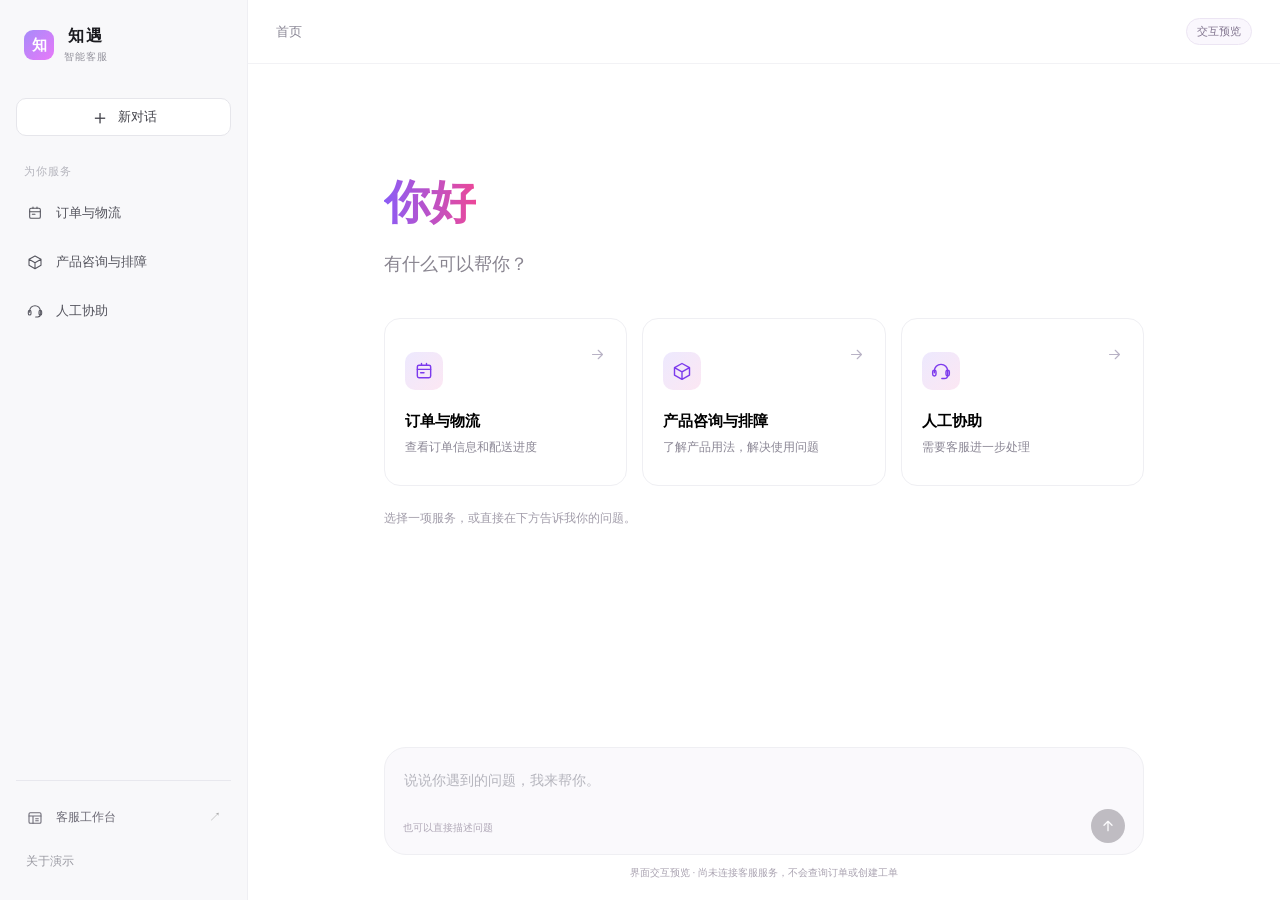
<file: 04-方案设计/交互原型/首页与模块导航预览.html>
<!doctype html>
<html lang="zh-CN">
<head>
<meta charset="utf-8"><meta name="viewport" content="width=device-width,initial-scale=1">
<title>知遇 · 首页与模块导航预览</title>
<link rel="icon" href="data:,">
<style>
/* 知遇 · 演示站样式（参考 Valerio.ai 风格：轻留白 + 淡紫渐变 + 图标化导航） */
:root {
  --ink: #1a1a1e;
  --muted: #9a9aa2;
  --faint: #b5b5bd;
  --line: #efeff3;
  --panel: #f8f8fa;
  --accent: #7c3aed;
  --accent-soft: #f5f3ff;
  --accent-line: #ede9fe;
  --grad: linear-gradient(90deg, #8b5cf6, #ec4899);
}
* { box-sizing: border-box; }
body {
  margin: 0;
  font-family: -apple-system, BlinkMacSystemFont, "PingFang SC", "Microsoft YaHei", "Segoe UI", sans-serif;
  color: var(--ink);
  background: #fff;
  font-size: 15px;
  -webkit-font-smoothing: antialiased;
}
button, textarea { font: inherit; }
button { cursor: pointer; -webkit-tap-highlight-color: transparent; }
button:disabled { cursor: default; }
[hidden] { display: none !important; }
.sr-only { position: absolute; width: 1px; height: 1px; overflow: hidden; clip: rect(0 0 0 0); white-space: nowrap; }

.workspace { display: grid; grid-template-columns: 248px 1fr; height: 100dvh; }

/* ---------- 侧栏 ---------- */
.sidebar {
  background: var(--panel);
  border-right: 1px solid var(--line);
  padding: 18px 14px 16px;
  display: flex;
  flex-direction: column;
}
.brand { display: flex; align-items: center; gap: 10px; padding: 4px 8px; color: inherit; text-decoration: none; }
.brand-symbol {
  width: 30px; height: 30px; border-radius: 9px;
  background: linear-gradient(135deg, #a78bfa, #e879f9);
  color: #fff; display: grid; place-items: center;
  font-size: 15px; font-weight: 600;
}
.brand-name { font-size: 16px; font-weight: 600; letter-spacing: 1px; }
.new-chat {
  margin: 22px 0 20px; height: 38px; width: 100%;
  border: 1px solid #e6e6eb; border-radius: 10px; background: #fff;
  color: #44444c; font-size: 13px;
  transition: border-color .15s, box-shadow .15s;
}
.new-chat:hover { border-color: #d8b4fe; box-shadow: 0 2px 10px rgba(139, 92, 246, .08); }
.nav-label { font-size: 10px; letter-spacing: 1.5px; color: var(--faint); margin: 0 8px 8px; }
.nav-item {
  display: flex; align-items: center; gap: 10px; width: 100%;
  padding: 9px 10px; margin-bottom: 2px;
  border: 0; border-radius: 10px; background: transparent;
  color: #55555e; font-size: 13px; text-align: left;
  transition: background .15s, color .15s;
}
.nav-item:hover { background: #f0f0f4; }
.nav-item.selected { background: #fff; color: var(--ink); font-weight: 500; box-shadow: 0 1px 4px rgba(26, 26, 30, .06); }
.nav-ico { display: grid; place-items: center; width: 18px; height: 18px; flex: none; }
.nav-ico svg { width: 16px; height: 16px; fill: none; stroke: currentColor; stroke-width: 1.6; stroke-linecap: round; stroke-linejoin: round; }
.sidebar-spacer { flex: 1; }
.about-link {
  border: 0; background: transparent; text-align: left;
  padding: 8px 10px; color: var(--muted); font-size: 12px; border-radius: 8px;
}
.about-link:hover { color: var(--ink); background: #f0f0f4; }

/* ---------- 主区 ---------- */
main { display: flex; flex-direction: column; min-width: 0; background: #fff; }
header {
  height: 56px; flex: none; display: flex; align-items: center; justify-content: space-between;
  padding: 0 28px; border-bottom: 1px solid #f2f2f5;
}
#page-title { font-size: 14px; font-weight: 600; }
.status.replay {
  font-size: 11px; color: var(--accent);
  background: var(--accent-soft); border: 1px solid var(--accent-line);
  border-radius: 999px; padding: 4px 11px;
}

.scroll-area { flex: 1; overflow-y: auto; padding: 0 24px; }

/* ---------- 欢迎区 ---------- */
.welcome { max-width: 700px; margin: 0 auto; padding-top: 13dvh; }
.welcome h1 { margin: 0 0 12px; font-size: 42px; font-weight: 700; letter-spacing: 1px; }
.grad { background: var(--grad); -webkit-background-clip: text; background-clip: text; color: transparent; }
#welcome-description { margin: 0; font-size: 19px; font-weight: 500; color: var(--muted); }
.suggestions { display: grid; grid-template-columns: repeat(3, 1fr); gap: 14px; margin-top: 40px; }
.suggestions button {
  background: #fff; border: 1px solid var(--line); border-radius: 16px;
  padding: 16px; text-align: left;
  transition: border-color .15s, box-shadow .15s, transform .15s;
}
.suggestions button:hover {
  border-color: #d8b4fe;
  box-shadow: 0 8px 24px rgba(139, 92, 246, .10);
  transform: translateY(-1px);
}
.card-ico {
  display: grid; place-items: center; width: 34px; height: 34px;
  border-radius: 10px; margin-bottom: 14px;
  background: linear-gradient(135deg, #ede9fe, #fce7f3);
}
.card-ico svg { width: 17px; height: 17px; fill: none; stroke: var(--accent); stroke-width: 1.7; stroke-linecap: round; stroke-linejoin: round; }
.card-title { display: block; font-size: 13.5px; font-weight: 600; margin-bottom: 5px; }
.card-desc { display: block; font-size: 12px; color: var(--muted); line-height: 1.55; }

/* ---------- 消息区 ---------- */
.messages { max-width: 700px; margin: 0 auto; padding: 34px 0 20px; display: flex; flex-direction: column; gap: 24px; }
.message { display: flex; flex-direction: column; }
.speaker { font-size: 11px; color: var(--faint); margin-bottom: 7px; }
.message.user { align-items: flex-end; }
.message.user .bubble {
  background: var(--accent-soft); border: 1px solid var(--accent-line);
  border-radius: 16px 16px 4px 16px;
  padding: 10px 15px; max-width: 75%;
  font-size: 14px; line-height: 1.7; white-space: pre-wrap;
}
.message.assistant .bubble {
  font-size: 14.5px; line-height: 1.85; white-space: pre-wrap; color: #2a2a30;
}
.tool-traces { display: flex; flex-wrap: wrap; gap: 7px; margin-bottom: 9px; }
.tool-traces:empty { display: none; }
.tool-badge {
  display: inline-flex; padding: 4px 11px;
  border: 1px solid var(--accent-line); border-radius: 999px;
  background: var(--accent-soft); color: var(--accent);
  font-size: 11px; line-height: 1.5;
}
.tool-badge[data-status="running"] { background: #fffbeb; border-color: #fde68a; color: #b45309; }
.tool-badge[data-status="failed"], .tool-badge[data-status="skipped"] { background: #fef2f2; border-color: #fecaca; color: #b91c1c; }
.message-note { font-size: 11px; color: var(--faint); margin-top: 8px; }
.ticket-link { display: inline-block; margin-top: 8px; font-size: 12px; color: var(--accent); }

/* ---------- 输入区 ---------- */
.composer-area { flex: none; padding: 10px 24px 14px; }
.composer {
  max-width: 700px; margin: 0 auto;
  display: flex; align-items: center; gap: 8px;
  background: #f6f6f8; border: 1px solid var(--line); border-radius: 999px;
  padding: 7px 7px 7px 20px;
  transition: border-color .15s, box-shadow .15s;
}
.composer:focus-within { border-color: #d8b4fe; box-shadow: 0 4px 18px rgba(139, 92, 246, .10); background: #fff; }
.composer textarea {
  flex: 1; border: 0; background: transparent; resize: none; outline: none;
  font-size: 14px; line-height: 1.6; padding: 8px 0; max-height: 120px; color: var(--ink);
}
.composer textarea::placeholder { color: var(--faint); }
#send {
  flex: none; width: 36px; height: 36px; border: 0; border-radius: 50%;
  background: var(--ink); display: grid; place-items: center;
  transition: opacity .15s, transform .15s;
}
#send:not(:disabled):hover { transform: scale(1.05); }
#send:disabled { opacity: .25; }
#send svg { width: 16px; height: 16px; fill: none; stroke: #fff; stroke-width: 2; stroke-linecap: round; stroke-linejoin: round; }
#stop {
  flex: none; height: 36px; padding: 0 16px;
  border: 1px solid #e6e6eb; border-radius: 999px; background: #fff;
  font-size: 12px; color: #55555e;
}
.footnote { max-width: 700px; margin: 9px auto 0; text-align: center; font-size: 11px; color: var(--faint); }

/* ---------- 关于面板 ---------- */
.about-mask { position: fixed; inset: 0; z-index: 50; display: grid; place-items: center; background: rgba(26, 26, 30, .38); padding: 24px; }
.about-panel {
  position: relative; width: 100%; max-width: 840px; max-height: 88dvh; overflow: auto;
  background: #fff; border-radius: 18px; padding: 32px 36px;
  box-shadow: 0 24px 64px rgba(26, 26, 30, .22); line-height: 1.8;
}
.about-panel h2 { margin: 0 0 12px; font-size: 20px; }
.about-panel h3 { margin: 22px 0 10px; font-size: 14px; color: var(--accent); }
.about-panel p { margin: 0 0 10px; font-size: 13.5px; color: #3a3a42; }
.about-close {
  position: absolute; top: 14px; right: 16px; width: 30px; height: 30px;
  border: 0; border-radius: 50%; background: #f3f3f6; color: var(--ink); font-size: 16px;
}
.about-close:hover { background: #eaeaef; }
.about-arch { width: 100%; border: 1px solid var(--line); border-radius: 12px; }
.truth-grid { display: grid; grid-template-columns: 1fr 1fr; gap: 14px; }
.truth { border-radius: 14px; padding: 15px 17px; font-size: 12.5px; }
.truth h4 { margin: 0 0 8px; font-size: 12.5px; }
.truth ul { margin: 0; padding-left: 17px; }
.truth li { margin-bottom: 6px; }
.truth.real { background: var(--accent-soft); border: 1px solid var(--accent-line); }
.truth.real h4 { color: var(--accent); }
.truth.mock { background: #fffbeb; border: 1px solid #fde68a; }
.truth.mock h4 { color: #b45309; }

/* ---------- 响应式 ---------- */
@media (max-width: 860px) {
  .workspace { grid-template-columns: 200px 1fr; }
  .suggestions { grid-template-columns: 1fr; }
  .welcome h1 { font-size: 32px; }
  #welcome-description { font-size: 16px; }
  .truth-grid { grid-template-columns: 1fr; }
  .about-panel { padding: 24px 20px; }
}

/* ---------- S1 Pro 多轮：状态条 / 快捷回复 / 阶段呼吸 ---------- */
.s1pro-status {
  flex: none; padding: 8px 28px;
  border-bottom: 1px solid #f2f2f5;
  background: var(--accent-soft); color: #6d28d9;
  font-size: 11.5px; line-height: 1.6;
}
.quick-replies { display: flex; flex-wrap: wrap; gap: 8px; margin-top: 10px; }
.quick-reply {
  padding: 6px 14px; border: 1px solid var(--accent-line); border-radius: 999px;
  background: #fff; color: var(--accent); font-size: 12.5px;
}
.quick-reply:hover:not(:disabled) { background: var(--accent-soft); }
.quick-reply:disabled { opacity: .45; }
.quick-reply.chosen { background: var(--accent); color: #fff; opacity: 1; }
.bubble.pending { animation: breathe 1.6s ease-in-out infinite; color: var(--muted); }
@keyframes breathe { 0%,100% { opacity: .45 } 50% { opacity: 1 } }
@media (prefers-reduced-motion: reduce) { .bubble.pending { animation: none; } }

html,body{height:100%}button,a{-webkit-tap-highlight-color:transparent}button:focus-visible,a:focus-visible,textarea:focus-visible{outline:2px solid #8b5cf6;outline-offset:4px}
.sidebar{padding:22px 16px}.brand{border:0;background:none;cursor:pointer}.brand-name{letter-spacing:2px}.brand-sub{font-size:10px;color:#92919b;letter-spacing:1px;margin-top:3px}.new-chat{display:flex;align-items:center;justify-content:center;gap:8px;margin:30px 0 28px}
.nav-label{font-size:11px;letter-spacing:1px;margin-bottom:12px}.nav-item{min-height:43px;margin-bottom:6px;font-size:13px}.nav-item.selected{background:#ede9fa;color:#6d28d9;box-shadow:none}.nav-item .nav-ico{margin-right:2px}
.sidebar-bottom{border-top:1px solid #e8e8ee;padding-top:15px}.sidebar-bottom a{text-decoration:none}.sidebar-bottom .nav-item{color:#6d6b76;font-size:12px}.sidebar-bottom .about-link{width:100%}
header{height:64px}.breadcrumbs{display:flex;align-items:center;gap:12px;font-size:13px}.home-link{background:none;border:0;color:#8a8795;padding:0;font-size:13px}.home-link:hover{color:var(--accent)}.crumb-slash{color:#ccc9d3}.preview-tag{font-size:11px;color:#82758f;background:#faf7fd;border:1px solid #ece5f3;padding:5px 10px;border-radius:99px;white-space:nowrap}
.scroll-area{padding:0 36px}.welcome{padding-top:clamp(54px,12vh,130px);max-width:760px}.welcome h1{font-size:46px;letter-spacing:0;margin-bottom:14px}.welcome p{line-height:1.8}#welcome-description{font-size:18px;font-weight:400;color:#898590}
.suggestions{gap:15px;margin-top:38px}.suggestions button{padding:22px 20px 19px;position:relative;min-height:168px}.card-ico{width:38px;height:38px;margin-bottom:22px}.card-ico svg{width:20px;height:20px}.card-title{font-size:15px;margin-bottom:7px}.card-desc{font-size:12px;color:#8b8795}.card-arrow{position:absolute;right:20px;top:27px;color:#b8b2c5;width:17px;height:17px}.suggestions button:hover .card-arrow{color:var(--accent)}
.home-caption{font-size:12px;color:#a29daa;margin-top:22px}.module-head{margin-bottom:26px}.module-head .card-ico{width:45px;height:45px;margin-bottom:24px}.module-head h1{font-size:30px;font-weight:600;color:#28232f;margin-bottom:12px}.module-desc{margin:0;color:#88818f;font-size:15px;line-height:1.9;max-width:550px}.examples{display:flex;flex-wrap:wrap;gap:9px;margin-top:25px}.example{border:1px solid #eae5f1;background:white;padding:10px 14px;border-radius:10px;color:#74687f;font-size:12px}.example:hover{background:#f8f5ff;border-color:#d8c9f0}.scope{display:flex;gap:7px;align-items:center;margin-top:20px;font-size:11px;color:#a199aa}.scope svg{width:13px;height:13px}.module-actions{margin-top:24px;padding-top:20px;border-top:1px solid #f1edf5;display:flex;align-items:center;gap:13px;color:#9b92a3;font-size:12px}.text-action{background:none;border:0;color:#8056b0;padding:0;font-size:12px}
.messages{max-width:760px}.composer-area{padding:18px 36px 20px}.composer{max-width:760px;border-radius:22px;display:block;padding:13px 15px 11px;background:#faf9fc}.input-row{display:flex;gap:12px;align-items:center}.composer textarea{width:100%;min-height:46px;max-height:160px;padding:8px 4px;font-size:14px}.input-bottom{display:flex;align-items:center;justify-content:space-between;padding:2px 3px 0;gap:12px}.input-hint{font-size:10px;color:#b0a8b7}.composer #send{width:34px;height:34px;background:#29232f}.composer #send:disabled{opacity:.28}.upload-button{display:inline-flex;align-items:center;gap:6px;border:0;background:#efebf5;color:#796687;font-size:11px;padding:7px 10px;border-radius:8px}.upload-button svg{width:14px;height:14px}.attachment{margin:0 4px 9px;display:flex;align-items:center;gap:9px;font-size:11px;color:#81768a}.attachment img{width:42px;height:42px;object-fit:cover;border-radius:8px}.attachment button{border:0;background:none;color:#92849e}.footnote{max-width:760px;font-size:10px;margin-top:11px;color:#aaa3b1}.context-pill{background:#f5effc;border:1px solid #e8dcf8;border-radius:10px;padding:10px 13px;margin:20px 0;color:#846199;font-size:12px}.message.assistant .bubble{color:#696071;font-size:14px}.message-note{color:#9b91a4}.about-panel{max-width:460px}.about-panel h2{margin-top:5px}.about-panel p{line-height:1.9}.about-close{cursor:pointer}
@media(min-width:1500px){.welcome{padding-top:15vh}.suggestions{margin-top:43px}}
@media(max-width:1000px){.workspace{grid-template-columns:210px 1fr}.scroll-area{padding:0 25px}.composer-area{padding:15px 25px}.suggestions{gap:10px}.suggestions button{padding:17px 14px}.card-title{font-size:14px}}
@media(min-width:701px) and (max-width:860px){.suggestions{grid-template-columns:repeat(3,1fr)}.card-desc{font-size:11px}.card-title{font-size:13px}.card-arrow{right:12px}}
@media(max-width:700px){.workspace{grid-template-columns:1fr;min-height:100dvh;height:auto}.sidebar{padding:12px 16px;border-right:0;border-bottom:1px solid var(--line);display:grid;grid-template-columns:1fr auto;gap:10px}.brand{padding:0}.brand-sub,.nav-label,.sidebar-spacer,.sidebar-bottom{display:none}.new-chat{margin:0;padding:0 12px;width:auto;height:34px}.sidebar nav{grid-column:1/-1;display:flex;gap:5px}.nav-item{margin:0;justify-content:center;font-size:11px;gap:5px;padding:8px 6px;min-height:35px}.nav-ico{width:15px!important}.nav-ico svg{width:14px}main{min-height:calc(100dvh - 108px)}header{height:51px;padding:0 20px}.welcome{padding-top:40px}.welcome h1{font-size:35px}#welcome-description{font-size:15px}.suggestions{grid-template-columns:1fr;margin-top:25px;gap:9px}.suggestions button{min-height:90px;padding:15px 45px 15px 65px}.suggestions .card-ico{position:absolute;left:15px;top:20px;margin:0;width:35px;height:35px}.card-title{font-size:14px}.card-arrow{right:19px;top:33px}.card-desc{font-size:12px}.home-caption{font-size:11px;margin-bottom:20px}.scroll-area{padding:0 20px}.composer-area{padding:18px 20px 12px}.input-hint{font-size:9px}.module-head h1{font-size:27px}.module-actions{flex-wrap:wrap}}
</style>
</head>
<body>
<div class="workspace">
<aside class="sidebar">
<button class="brand" id="brand-home" aria-label="返回首页"><span class="brand-symbol">知</span><span><span class="brand-name">知遇</span><div class="brand-sub">智能客服</div></span></button>
<button class="new-chat" id="new-chat"><span style="font-size:20px;font-weight:300">＋</span>新对话</button>
<div class="nav-label">为你服务</div>
<nav aria-label="服务模块" id="navigation"></nav>
<div class="sidebar-spacer"></div>
<div class="sidebar-bottom">
<a class="nav-item" href="http://127.0.0.1:8000/s1pro/workbench" target="_blank" rel="noopener noreferrer"><span class="nav-ico" id="staff-icon"></span>客服工作台<span style="margin-left:auto;font-size:12px;color:#aaa">↗</span></a>
<button class="about-link" id="about-open">关于演示</button>
</div>
</aside>
<main>
<header><div class="breadcrumbs"><button class="home-link" id="home-link">首页</button><span id="breadcrumb" hidden class="crumb-slash">/</span><span id="page-title"></span></div><span class="preview-tag">交互预览</span></header>
<div class="scroll-area" id="scroll-area">
<section class="welcome" id="welcome"></section>
<section class="messages" id="messages" aria-label="对话内容" aria-live="polite"></section>
</div>
<div class="composer-area">
<form class="composer" id="composer">
<div class="attachment" id="attachment" hidden><img id="thumbnail" alt="已选产品图片"><span id="filename"></span><button type="button" id="remove-image" aria-label="移除图片">✕</button></div>
<div class="input-row"><textarea id="message" rows="1" aria-label="输入咨询内容" placeholder="说说你遇到的问题，我来帮你。"></textarea></div>
<div class="input-bottom"><div><button type="button" class="upload-button" id="upload" hidden></button><span class="input-hint" id="input-hint">也可以直接描述问题</span></div><button type="submit" id="send" aria-label="发送消息" disabled><svg viewBox="0 0 24 24"><path d="M12 19V5m-6 6 6-6 6 6"/></svg></button></div>
<input type="file" id="image-file" accept="image/png,image/jpeg" hidden>
</form>
<div class="footnote">界面交互预览 · 尚未连接客服服务，不会查询订单或创建工单</div>
</div>
</main>
</div>
<div class="about-mask" id="about-mask" hidden><section class="about-panel" role="dialog" aria-modal="true" aria-labelledby="about-title"><button class="about-close" id="about-close" aria-label="关闭说明">×</button><h2 id="about-title">关于这版预览</h2><p>首页卡片与左侧服务模块一一对应。点击任一入口，进入相同页面。</p><p>这版用于讨论导航和页面结构，回复只作界面示意。客服工作台入口会打开当前本地系统。</p></section></div>
<script>
const $=id=>document.getElementById(id);
const icons={
order:'<rect x="4" y="5" width="16" height="15" rx="2"/><path d="M4 10h16M9 5V3m6 2V3m-7 11h4"/>',
product:'<path d="m12 3 9 5-9 5-9-5 9-5ZM3 8v9l9 5 9-5V8M12 13v9"/>',
human:'<path d="M4 14v-2a8 8 0 0 1 16 0v5a4 4 0 0 1-4 4h-3"/><rect x="2" y="11" width="4" height="7" rx="2"/><rect x="18" y="11" width="4" height="7" rx="2"/>',
staff:'<rect x="3" y="4" width="18" height="16" rx="2"/><path d="M3 9h18M9 9v11m4-7h4m-4 3h4"/>',
image:'<rect x="3" y="3" width="18" height="18" rx="3"/><circle cx="8" cy="8" r="1.5"/><path d="m3 17 6-6 4 4 3-3 5 5"/>',
arrow:'<path d="M5 12h14m-6-6 6 6-6 6"/>',
info:'<circle cx="12" cy="12" r="9"/><path d="M12 11v6m0-10v1"/>'
};
function icon(name){return '<svg viewBox="0 0 24 24" fill="none" stroke="currentColor" stroke-width="1.6" stroke-linecap="round" stroke-linejoin="round" aria-hidden="true">'+icons[name]+'</svg>';}
const modules={
order:{title:'订单与物流',desc:'查看订单信息和配送进度',intro:'提供订单号，我来帮你查找订单与物流信息。',placeholder:'请输入订单号，或说说你想查询什么…',examples:['查一下订单 DEMO-1001 的物流','我的订单什么时候送到？'],scope:'演示订单：DEMO-1001'},
product:{title:'产品咨询与排障',desc:'了解产品用法，解决使用问题',intro:'说说产品遇到了什么问题，也可以上传照片。我们一起找找原因。',placeholder:'描述产品与问题，也可以附上一张图片…',examples:['我的 S1 Pro 最近吸力变弱了','我不确定具体型号，想发张照片'],scope:'本次排障演示支持 eufy S1 Pro（T2080）'},
human:{title:'人工协助',desc:'需要客服进一步处理',intro:'告诉我需要协助的事情。我会先整理情况，交接内容经你确认后再创建工单。',placeholder:'请描述需要人工协助的问题…',examples:['试过排障了，问题还是没有解决','我希望人工客服帮忙处理'],scope:'演示工单不会提交给安克客服'}
};
let current='home',imageUrl=null,hasContext=false;
function clearImage(){if(imageUrl)URL.revokeObjectURL(imageUrl);imageUrl=null;$('image-file').value='';$('attachment').hidden=true;sync();}
function sync(){$('send').disabled=!$('message').value.trim()&&!imageUrl;}
function navigate(key,{carry=false}={}){
 const previous=current;current=key;
 if(!carry){$('messages').replaceChildren();hasContext=false;}
 else{hasContext=true;}
 clearImage();$('message').value='';sync();
 for(const button of $('navigation').children){const selected=button.dataset.module===key;button.classList.toggle('selected',selected);if(selected)button.setAttribute('aria-current','page');else button.removeAttribute('aria-current');}
 $('breadcrumb').hidden=key==='home';$('page-title').textContent=key==='home'?'':modules[key].title;
 $('upload').hidden=key!=='product';$('input-hint').hidden=key==='product';
 $('welcome').hidden=false;
 if(key==='home'){
  $('message').placeholder='说说你遇到的问题，我来帮你。';
  $('welcome').innerHTML='<h1><span class="grad">你好</span></h1><p id="welcome-description">有什么可以帮你？</p><div class="suggestions">'+Object.entries(modules).map(([id,m])=>'<button type="button" data-go="'+id+'"><span class="card-ico">'+icon(id)+'</span><span class="card-arrow">'+icon('arrow')+'</span><span class="card-title">'+m.title+'</span><span class="card-desc">'+m.desc+'</span></button>').join('')+'</div><p class="home-caption">选择一项服务，或直接在下方告诉我你的问题。</p>';
 }else{
  const m=modules[key];$('message').placeholder=m.placeholder;
  $('welcome').innerHTML='<div class="module-head"><span class="card-ico">'+icon(key)+'</span><h1>'+m.title+'</h1><p class="module-desc">'+m.intro+'</p></div>'+(carry?'<div class="context-pill">已带入当前排障对话，可继续补充需要交接的信息。仅演示页面内记录保留。</div>':'')+'<div class="examples">'+m.examples.map(x=>'<button type="button" class="example">'+x+'</button>').join('')+'</div><div class="scope">'+icon('info')+m.scope+'</div>'+(key==='product'?'<div class="module-actions"><span>已经尝试过，仍然没有解决？</span><button type="button" class="text-action" id="handoff">带着当前记录转人工 →</button></div>':'');
 }
 $('welcome').querySelectorAll('[data-go]').forEach(b=>b.onclick=()=>navigate(b.dataset.go));
 $('welcome').querySelectorAll('.example').forEach(b=>b.onclick=()=>{$('message').value=b.textContent;sync();$('message').focus();});
 if($('handoff'))$('handoff').onclick=()=>navigate('human',{carry:true});
 $('scroll-area').scrollTop=0;
}
for(const [key,m] of Object.entries(modules)){
 const button=document.createElement('button');button.className='nav-item';button.dataset.module=key;button.innerHTML='<span class="nav-ico">'+icon(key)+'</span>'+m.title;button.onclick=()=>navigate(key);$('navigation').append(button);
}
$('staff-icon').innerHTML=icon('staff');$('upload').innerHTML=icon('image')+'添加产品图片';
$('brand-home').onclick=$('home-link').onclick=()=>navigate('home');
$('new-chat').onclick=()=>navigate(current);
$('message').oninput=sync;
$('message').onkeydown=e=>{if(e.key==='Enter'&&!e.shiftKey&&!e.isComposing){e.preventDefault();if(!$('send').disabled)$('composer').requestSubmit();}};
$('upload').onclick=()=>$('image-file').click();
$('image-file').onchange=()=>{const file=$('image-file').files[0];if(!file)return;if(imageUrl)URL.revokeObjectURL(imageUrl);imageUrl=URL.createObjectURL(file);$('thumbnail').src=imageUrl;$('filename').textContent=file.name;$('attachment').hidden=false;sync();};
$('remove-image').onclick=clearImage;
$('composer').onsubmit=e=>{
 e.preventDefault();const text=$('message').value.trim();if(!text&&!imageUrl)return;
 function message(role,value){const row=document.createElement('article');row.className='message '+role;const label=document.createElement('div');label.className='speaker';label.textContent=role==='user'?'你':'知遇';const bubble=document.createElement('div');bubble.className='bubble';bubble.textContent=value;row.append(label,bubble);$('messages').append(row);}
 message('user',text+(imageUrl?'（已附产品图片，仅本页预览）':''));
 message('assistant','这版用于预览页面交互。正式接入后，这里会根据你的问题返回处理结果；当前不会查询订单或创建工单。');
 $('message').value='';clearImage();$('scroll-area').scrollTop=$('scroll-area').scrollHeight;
};
$('about-open').onclick=()=>{$('about-mask').hidden=false;$('about-close').focus();};
function closeAbout(){$('about-mask').hidden=true;$('about-open').focus();}
$('about-close').onclick=closeAbout;
$('about-mask').onclick=e=>{if(e.target===$('about-mask'))closeAbout();};
document.addEventListener('keydown',e=>{if(e.key==='Escape'&&!$('about-mask').hidden)closeAbout();});
navigate('home');
</script>
</body></html>
</file>
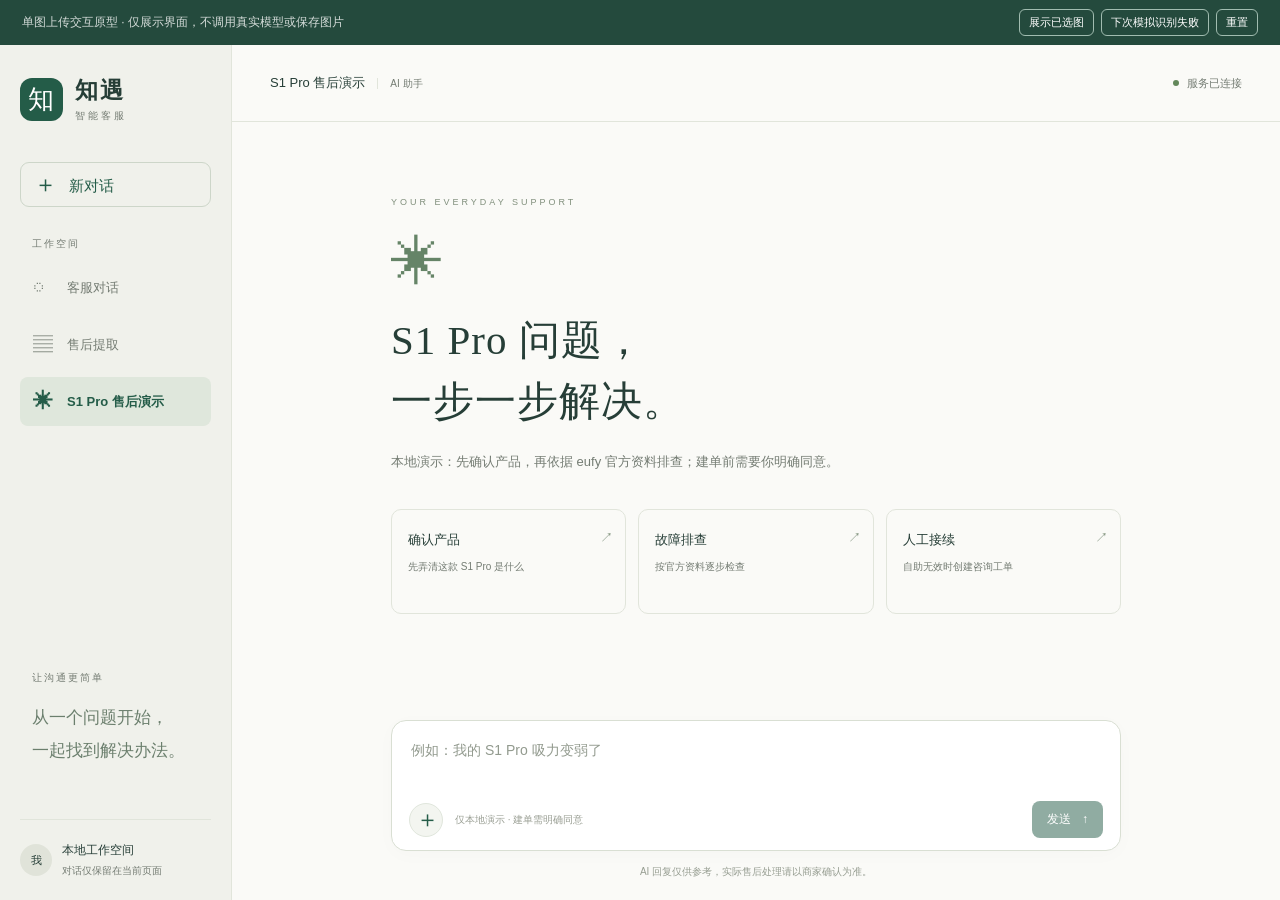
<file: 04-方案设计/原型/2026-09-23-单图上传交互原型.html>
<!doctype html>
<html lang="zh-CN">
<head>
  <meta charset="utf-8">
  <meta name="viewport" content="width=device-width, initial-scale=1">
  <title>知遇 · 单图上传交互原型</title>
  <style>
    :root{font-family:"PingFang SC","Microsoft YaHei",sans-serif;color:#263e37;background:#fafaf7;font-size:15px}
    *{box-sizing:border-box}body{margin:0}button,textarea{font:inherit}button{cursor:pointer}button:disabled{cursor:default;opacity:.5}button:focus-visible,textarea:focus-visible{outline:2px solid #245c48;outline-offset:3px}[hidden]{display:none!important}
    .prototype-bar{height:45px;padding:0 22px;display:flex;align-items:center;justify-content:space-between;gap:10px;background:#244a3d;color:white;font-size:12px}.prototype-bar span{opacity:.8}.prototype-bar button{border:1px solid #a1bcb0;border-radius:6px;padding:5px 9px;color:white;background:transparent;font-size:11px}.prototype-bar button:hover{background:#ffffff1c}.prototype-actions{display:flex;gap:7px;flex-wrap:wrap}
    .workspace{display:grid;grid-template-columns:232px 1fr;height:calc(100dvh - 45px);min-height:540px}.sidebar{display:flex;flex-direction:column;padding:30px 20px 22px;background:#f0f1eb;border-right:1px solid #e1e5db}.brand{display:flex;gap:12px;align-items:center;font-size:23px;font-weight:600;letter-spacing:2px}.brand-mark{display:grid;place-items:center;width:43px;height:43px;border-radius:12px;background:#245c48;color:white;font-family:serif;font-size:26px;font-weight:400}.brand small{display:block;margin-top:3px;font-size:10px;letter-spacing:3px;color:#747c73;font-weight:400}.new-chat{margin:39px 0 30px;height:45px;padding:0 13px;border:1px solid #cdd6c9;border-radius:9px;background:transparent;color:#245c48;text-align:left}.new-chat span{font-size:23px;margin-right:8px;vertical-align:-1px}.nav-label{margin:0 12px 12px;color:#747c73;font-size:10px;letter-spacing:2px}.nav-item{display:flex;align-items:center;gap:12px;padding:13px;margin-bottom:6px;border-radius:8px;color:#747c73;font-size:13px}.nav-item.selected{background:#dfe7dc;color:#245c48;font-weight:600}.nav-symbol{width:22px;font-size:20px}.sidebar-note{margin:auto 12px 35px;color:#6b7f6d}.sidebar-note small{color:#747c73;font-size:10px;letter-spacing:2px}.sidebar-note p{font-family:"Songti SC",serif;font-size:17px;line-height:1.9}.sidebar-foot{display:flex;align-items:center;gap:10px;padding-top:22px;border-top:1px solid #e1e5db;font-size:12px}.avatar{display:grid;place-items:center;width:32px;height:32px;border-radius:50%;background:#e0e3d9;font-size:11px}.sidebar-foot small{display:block;margin-top:5px;color:#747c73;font-size:10px}
    main{display:flex;flex-direction:column;min-width:0;min-height:0}header{display:flex;align-items:center;justify-content:space-between;flex:none;height:77px;padding:0 38px;border-bottom:1px solid #e1e5db;font-size:13px}.header-tag{margin-left:12px;padding-left:12px;border-left:1px solid #e1e5db;color:#747c73;font-size:10px}.status{display:flex;align-items:center;gap:8px;color:#747c73;font-size:11px}.status:before{content:"";width:6px;height:6px;border-radius:50%;background:#63885b}.scroll-area{flex:1;min-height:0;overflow:auto;padding:30px 32px}.welcome,.messages{max-width:730px;margin:auto}.welcome{padding:clamp(20px,5vh,65px) 0 30px}.eyebrow{font-size:9px;letter-spacing:3px;color:#81907d}.welcome-mark{margin:29px 0 21px;color:#658467;font-size:53px;line-height:1}.welcome h1{margin:0 0 17px;font-family:"Songti SC","STSong",serif;font-size:clamp(30px,3.2vw,45px);font-weight:400;letter-spacing:1px;line-height:1.5}.welcome p{margin:0 0 34px;color:#747c73;font-size:13px;line-height:1.9}.suggestions{display:grid;grid-template-columns:repeat(3,1fr);gap:12px}.suggestions div{position:relative;min-height:105px;padding:21px 16px 18px;border:1px solid #e1e5db;border-radius:10px;font-size:13px}.suggestions small{display:block;margin-top:11px;color:#747c73;font-size:10px}.suggestions b{position:absolute;right:12px;top:19px;color:#849580;font-weight:400}.message{display:flex;flex-direction:column;align-items:flex-start;margin-bottom:27px}.message.user{align-items:flex-end}.speaker{margin:0 3px 9px;color:#747c73;font-size:10px;letter-spacing:1px}.bubble{max-width:88%;font-size:14px;line-height:1.9;white-space:pre-wrap;overflow-wrap:anywhere}.user .bubble{padding:12px 18px;border-radius:13px 13px 3px 13px;background:#e7eee6}.assistant .bubble{padding:3px 0}.sent-image{display:flex;align-items:center;gap:9px;margin-bottom:7px}.sent-image img,.sent-image .sample-photo{width:65px;height:65px;border-radius:8px;object-fit:cover}.sent-image span{color:#54705e;font-size:11px}.bubble.pending{color:#6b7f6d}.bubble.error{color:#a34536}
    .composer-area{flex:none;padding:10px 32px 20px}.composer{position:relative;max-width:730px;margin:auto;padding:16px 17px 12px;border:1px solid #d9dfd3;border-radius:15px;background:white;box-shadow:0 4px 20px #233c3005}.composer:focus-within{border-color:#8aa28c;box-shadow:0 0 0 3px #245c4805}.composer.dragging{border:2px dashed #245c48;background:#f1f8f1}.drop-mask{position:absolute;z-index:4;inset:0;display:grid;place-items:center;border-radius:13px;background:#f1f8f1ef;color:#245c48;font-size:15px;font-weight:600;pointer-events:none}.drop-mask small{display:block;margin-top:8px;color:#747c73;font-size:11px;font-weight:400;text-align:center}.attachment{display:flex;align-items:center;gap:11px;max-width:300px;margin:0 0 12px;padding:7px 34px 7px 7px;border:1px solid #dce5d9;border-radius:10px;background:#f7faf5;position:relative}.attachment img,.attachment .sample-photo{width:54px;height:54px;border-radius:7px;object-fit:cover;flex:none}.sample-photo{display:grid;place-items:center;background:linear-gradient(135deg,#e8ebe5,#b7c5bc);color:#365747;text-align:center;font-size:10px;font-weight:700;line-height:1.3}.attachment-info{min-width:0}.attachment strong{display:block;overflow:hidden;text-overflow:ellipsis;white-space:nowrap;font-size:11px;font-weight:500}.attachment small{display:block;margin-top:4px;color:#747c73;font-size:10px}.remove{position:absolute;right:7px;top:7px;display:grid;place-items:center;width:22px;height:22px;border:0;border-radius:50%;background:#e5ede3;color:#365747;font-size:15px;line-height:1}.feedback{margin:0 0 8px;color:#a34536;font-size:11px;line-height:1.5}.composer textarea{display:block;width:100%;min-height:55px;max-height:150px;resize:none;border:0;outline:none;background:transparent;color:#263e37;font-size:14px;line-height:1.7}.composer textarea::placeholder{color:#929a8e}.composer-bottom{display:flex;align-items:center;gap:12px;margin-top:9px}.add-wrap{position:relative}.add-button{display:grid;place-items:center;width:34px;height:34px;border:1px solid #e0e6dc;border-radius:50%;background:#f3f5f0;color:#245c48;font-size:23px;line-height:1}.add-button:hover{background:#e8efe6}.hint{flex:1;color:#9a9f94;font-size:10px}.send{padding:10px 15px;border:0;border-radius:8px;background:#245c48;color:white;font-size:12px;white-space:nowrap}.send span{margin-left:8px}.add-menu{position:absolute;z-index:5;left:-7px;bottom:43px;width:215px;padding:9px;border:1px solid #dce4d8;border-radius:11px;background:white;box-shadow:0 10px 28px #263e3720}.add-menu-title{padding:6px 9px 8px;color:#8a9389;font-size:11px}.upload-option{display:flex;align-items:center;gap:10px;width:100%;padding:9px;border:0;border-radius:7px;background:white;color:#263e37;text-align:left;font-size:13px}.upload-option:hover{background:#f0f4ef}.folder-icon{position:relative;display:inline-block;width:17px;height:12px;margin-top:4px;border:1.5px solid #597061;border-radius:2px}.folder-icon:before{content:"";position:absolute;top:-5px;left:0;width:8px;height:4px;border:1.5px solid #597061;border-bottom:0;border-radius:2px 2px 0 0}.menu-note{margin:5px 9px 6px;color:#899389;font-size:10px}.footnote{margin-top:13px;text-align:center;color:#979e92;font-size:10px;line-height:1.6}.sr-only{position:absolute;width:1px;height:1px;padding:0;overflow:hidden;clip:rect(0,0,0,0);white-space:nowrap;border:0}
    @media(max-width:800px){.workspace{grid-template-columns:190px 1fr}.sidebar{padding:24px 14px}.scroll-area{padding:20px}.suggestions{grid-template-columns:1fr}.suggestions div{min-height:0;padding:12px}.suggestions small,.suggestions b{display:none}}
    @media(max-width:650px){.prototype-bar{height:auto;min-height:45px;padding:9px 12px;align-items:flex-start}.workspace{display:flex;flex-direction:column;height:calc(100dvh - 64px);min-height:520px}.sidebar{display:none}header{height:52px;padding:0 20px}.scroll-area{padding:18px}.welcome{padding-top:15px}.welcome-mark{margin:15px 0}.welcome p{margin-bottom:18px}.composer-area{padding:8px 12px 12px}.composer{padding:12px}.hint{font-size:9px}.footnote{font-size:9px}}
  </style>
</head>
<body>
  <div class="prototype-bar"><span>单图上传交互原型 · 仅展示界面，不调用真实模型或保存图片</span><div class="prototype-actions"><button type="button" id="sample">展示已选图</button><button type="button" id="fail-next">下次模拟识别失败</button><button type="button" id="reset">重置</button></div></div>
  <div class="workspace">
    <aside class="sidebar"><div class="brand"><span class="brand-mark">知</span><span>知遇<small>智能客服</small></span></div><button class="new-chat" type="button"><span>＋</span> 新对话</button><div class="nav-label">工作空间</div><div class="nav-item"><span class="nav-symbol">◌</span> 客服对话</div><div class="nav-item"><span class="nav-symbol">▤</span> 售后提取</div><div class="nav-item selected"><span class="nav-symbol">✳</span> S1 Pro 售后演示</div><div class="sidebar-note"><small>让沟通更简单</small><p>从一个问题开始，<br>一起找到解决办法。</p></div><div class="sidebar-foot"><span class="avatar">我</span><span>本地工作空间<small>对话仅保留在当前页面</small></span></div></aside>
    <main><header><div>S1 Pro 售后演示<span class="header-tag">AI 助手</span></div><span class="status">服务已连接</span></header><section class="scroll-area" id="scroll-area"><div class="welcome" id="welcome"><div class="eyebrow">YOUR EVERYDAY SUPPORT</div><div class="welcome-mark">✳</div><h1>S1 Pro 问题，<br>一步一步解决。</h1><p>本地演示：先确认产品，再依据 eufy 官方资料排查；建单前需要你明确同意。</p><div class="suggestions"><div>确认产品<small>先弄清这款 S1 Pro 是什么</small><b>↗</b></div><div>故障排查<small>按官方资料逐步检查</small><b>↗</b></div><div>人工接续<small>自助无效时创建咨询工单</small><b>↗</b></div></div></div><div class="messages" id="messages" role="log" aria-live="polite"></div></section>
      <div class="composer-area"><form class="composer" id="composer"><div class="drop-mask" id="drop-mask" hidden><div>松开以添加图片<small>仅支持一张 JPG 或 PNG，最大 5 MB</small></div></div><div class="attachment" id="attachment" hidden><div class="sample-photo" id="sample-photo">产品标签<br>T2080</div><img id="thumbnail" alt="待发送图片预览" hidden><div class="attachment-info"><strong id="file-name">图片</strong><small>未发送 · 仅本轮使用</small></div><button class="remove" id="remove" type="button" aria-label="移除图片">×</button></div><div class="feedback" id="feedback" role="alert" hidden></div><label class="sr-only" for="message">输入消息</label><textarea id="message" rows="2" placeholder="例如：我的 S1 Pro 吸力变弱了"></textarea><div class="composer-bottom"><div class="add-wrap"><button class="add-button" id="add" type="button" aria-label="添加图片" aria-expanded="false" aria-controls="add-menu">＋</button><div class="add-menu" id="add-menu" hidden><div class="add-menu-title">添加</div><button class="upload-option" id="choose" type="button"><span class="folder-icon" aria-hidden="true"></span>上传图片</button><div class="menu-note">选择一张图片</div></div></div><span class="hint">仅本地演示 · 建单需明确同意</span><button class="send" id="send" type="submit" disabled>发送 <span aria-hidden="true">↑</span></button></div><input id="file" class="sr-only" type="file" accept="image/jpeg,image/png"></form><div class="footnote">AI 回复仅供参考，实际售后处理请以商家确认为准。</div></div>
    </main>
  </div>
  <script>
    const $ = id => document.getElementById(id);
    const composer = $('composer'), file = $('file'), message = $('message'), add = $('add'), menu = $('add-menu');
    let selection = null, url = null, busy = false, failNext = false, dragDepth = 0;
    function showError(text){$('feedback').textContent=text;$('feedback').hidden=!text;}
    function sync(){ $('send').disabled=busy||(!message.value.trim()&&!selection);add.disabled=busy||!!selection;add.title=selection?'先移除已选图片，再添加其他图片':'';message.disabled=busy; }
    function closeMenu(){menu.hidden=true;add.setAttribute('aria-expanded','false');}
    function clearSelection(){if(url)URL.revokeObjectURL(url);url=null;selection=null;file.value='';$('attachment').hidden=true;$('thumbnail').hidden=true;$('sample-photo').hidden=false;showError('');sync();}
    function chooseImage(candidate){showError('');if(selection){showError('本轮只能添加一张图片，请先移除已选图片。');return}if(!candidate)return;if(!['image/jpeg','image/png'].includes(candidate.type)){showError('仅支持 JPG 或 PNG 图片。');return}if(candidate.size>5*1024*1024){showError('图片不能超过 5 MB，请选择更小的图片。');return}selection=candidate;url=URL.createObjectURL(candidate);$('thumbnail').src=url;$('thumbnail').hidden=false;$('sample-photo').hidden=true;$('file-name').textContent=candidate.name;$('attachment').hidden=false;sync();}
    function sampleImage(){clearSelection();selection={name:'产品标签示意图.png',type:'image/png',size:0,sample:true};$('file-name').textContent=selection.name;$('attachment').hidden=false;sync();}
    function appendMessage(kind,content,withImage){const wrap=document.createElement('div');wrap.className='message '+kind;const speaker=document.createElement('div');speaker.className='speaker';speaker.textContent=kind==='user'?'你':'知遇 · AI 助手';const bubble=document.createElement('div');bubble.className='bubble';if(withImage){const item=document.createElement('div');item.className='sent-image';if(withImage.sample){const preview=document.createElement('div');preview.className='sample-photo';preview.innerHTML='产品标签<br>T2080';item.append(preview)}else{const preview=document.createElement('img');preview.src=withImage.url;preview.alt='本轮已发送的图片';item.append(preview)}const label=document.createElement('span');label.textContent='已附一张图片 · 本页临时预览';item.append(label);bubble.append(item)}if(content){const body=document.createElement('div');body.textContent=content;bubble.append(body)}wrap.append(speaker,bubble);$('messages').append(wrap);$('welcome').hidden=true;$('scroll-area').scrollTop=$('scroll-area').scrollHeight;return bubble;}
    add.addEventListener('click',()=>{menu.hidden=!menu.hidden;add.setAttribute('aria-expanded',String(!menu.hidden))});$('choose').addEventListener('click',()=>{closeMenu();file.click()});file.addEventListener('change',()=>chooseImage(file.files[0]));$('remove').addEventListener('click',clearSelection);message.addEventListener('input',sync);document.addEventListener('click',e=>{if(!e.target.closest('.add-wrap'))closeMenu()});document.addEventListener('keydown',e=>{if(e.key==='Escape')closeMenu()});message.addEventListener('keydown',e=>{if(e.key==='Enter'&&!e.shiftKey){e.preventDefault();composer.requestSubmit()}});
    composer.addEventListener('dragenter',e=>{e.preventDefault();if(busy)return;dragDepth++;composer.classList.add('dragging');$('drop-mask').hidden=false});composer.addEventListener('dragover',e=>{e.preventDefault();if(!busy)e.dataTransfer.dropEffect='copy'});composer.addEventListener('dragleave',e=>{e.preventDefault();if(--dragDepth<=0){dragDepth=0;composer.classList.remove('dragging');$('drop-mask').hidden=true}});composer.addEventListener('drop',e=>{e.preventDefault();dragDepth=0;composer.classList.remove('dragging');$('drop-mask').hidden=true;if(busy)return;if(e.dataTransfer.files.length!==1){showError('本轮只能添加一张图片。');return}chooseImage(e.dataTransfer.files[0])});
    composer.addEventListener('submit',e=>{e.preventDefault();if(busy||(!message.value.trim()&&!selection))return;closeMenu();const text=message.value.trim();const current=selection?{sample:!!selection.sample,url}:null;appendMessage('user',text,current);selection=null;url=null;file.value='';$('attachment').hidden=true;message.value='';showError('');busy=true;sync();const pending=appendMessage('assistant','正在识别图片并整理可见线索…');pending.classList.add('pending');setTimeout(()=>{pending.classList.remove('pending');if(failNext){pending.textContent='图片暂时没能读出来。文字描述我已保留，可以先根据您提供的信息继续。';pending.classList.add('error');failNext=false;$('fail-next').textContent='下次模拟识别失败'}else if(current){pending.textContent='照片里似乎有产品标签线索。为避免用错排障资料，请先确认：您要咨询的是 eufy 扫拖机器人 S1 Pro 吗？'}else{pending.textContent='收到您的描述。请告诉我产品型号和目前出现的现象，我再帮您查找适用资料。'}busy=false;sync();$('scroll-area').scrollTop=$('scroll-area').scrollHeight},1400)});
    $('sample').addEventListener('click',sampleImage);$('fail-next').addEventListener('click',()=>{failNext=!failNext;$('fail-next').textContent=failNext?'下一次将模拟失败':'下次模拟识别失败'});$('reset').addEventListener('click',()=>{clearSelection();message.value='';$('messages').replaceChildren();$('welcome').hidden=false;busy=false;failNext=false;$('fail-next').textContent='下次模拟识别失败';sync()});sync();
  </script>
</body>
</html>
</file>
